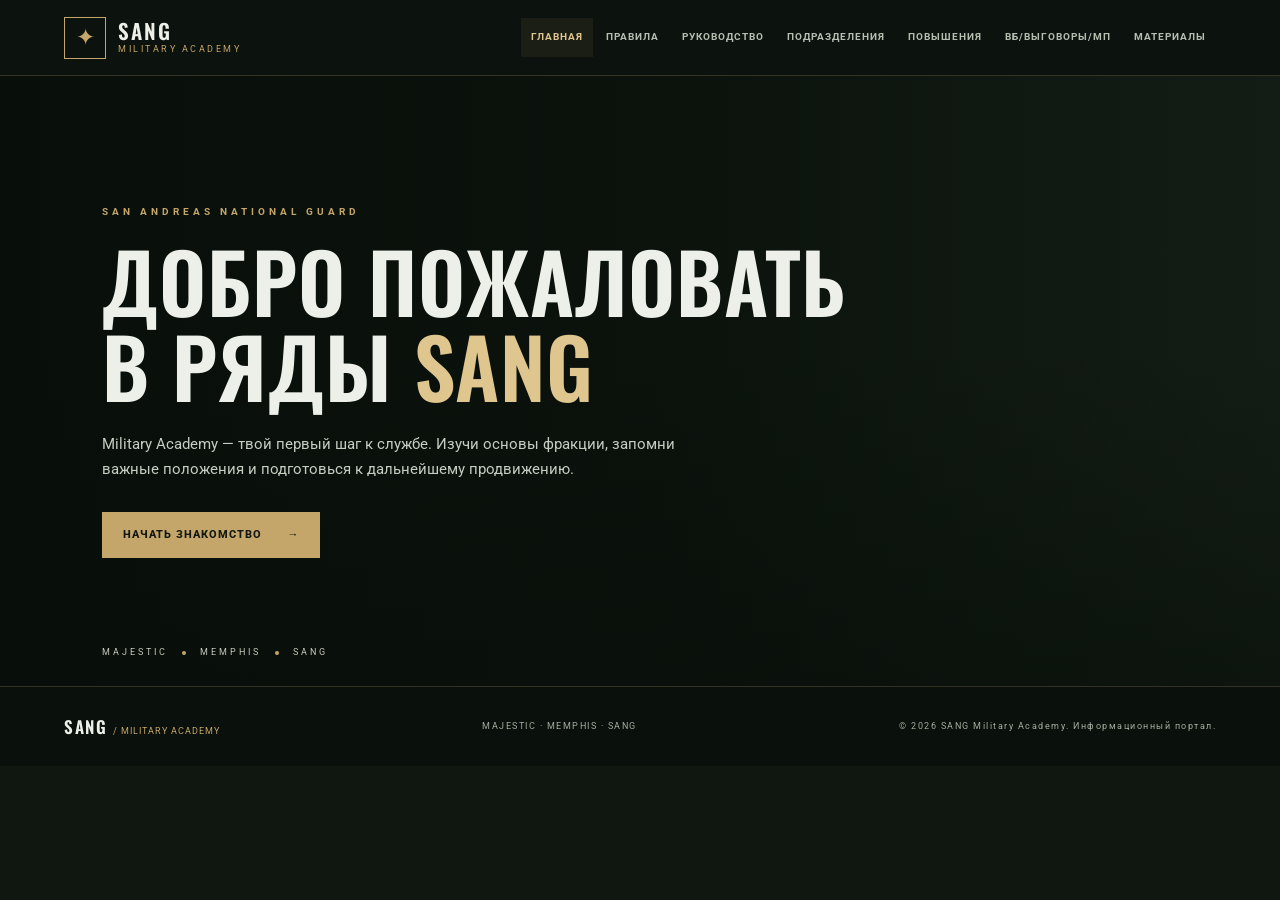
<file: index.html>
<!DOCTYPE html>
<html lang="ru">
<head>
  <meta charset="UTF-8">
  <meta name="viewport" content="width=device-width, initial-scale=1.0">
  <meta name="theme-color" content="#111810">
  <meta name="description" content="Информационный портал Military Academy — San Andreas National Guard.">
  <title>Главная | SANG Military Academy</title>
  <link rel="preconnect" href="https://fonts.googleapis.com">
  <link rel="preconnect" href="https://fonts.gstatic.com" crossorigin>
  <link href="https://fonts.googleapis.com/css2?family=Oswald:wght@400;500;600;700&family=Roboto:wght@300;400;500;700&display=swap" rel="stylesheet">
  <link rel="stylesheet" href="style.css">
</head>
<body>
  <header class="site-header">
    <a class="brand" href="index.html" aria-label="SANG Military Academy — главная">
      <span class="brand-mark">✦</span>
      <span class="brand-copy"><strong>SANG</strong><small>MILITARY ACADEMY</small></span>
    </a>
    <button class="menu-toggle" id="menuToggle" aria-label="Открыть меню" aria-expanded="false">☰</button>
    <nav class="main-nav" id="mainNav" aria-label="Главная навигация">
      <a class="nav-link active" href="index.html" aria-current="page">Главная</a>
<a class="nav-link" href="academy.html">Правила</a>
<a class="nav-link" href="leadership.html">Руководство</a>
<a class="nav-link" href="rules.html">Подразделения</a>
<a class="nav-link" href="promotions.html">Повышения</a>
<a class="nav-link" href="exams.html">ВБ/Выговоры/МП</a>
<a class="nav-link" href="materials.html">Материалы</a>
    </nav>
  </header>
  <main>
    <section class="hero page-section" id="home">
      <div class="hero-overlay"></div>
      <div class="hero-content">
        <p class="eyebrow">SAN ANDREAS NATIONAL GUARD</p>
        <h1>ДОБРО ПОЖАЛОВАТЬ<br>В РЯДЫ <span>SANG</span></h1>
        <p class="hero-description">Military Academy — твой первый шаг к службе. Изучи основы фракции, запомни важные положения и подготовься к дальнейшему продвижению.</p>
        <a class="button button-gold" href="academy.html">Начать знакомство <span>→</span></a>
      </div>
      <div class="hero-bottom"><span>MAJESTIC</span><i></i><span>MEMPHIS</span><i></i><span>SANG</span></div>
    </section>
  </main>
  <footer class="site-footer">
    <a class="footer-brand" href="index.html">SANG <span>/ MILITARY ACADEMY</span></a>
    <p>MAJESTIC · MEMPHIS · SANG</p>
    <p class="copyright">© <span id="year"></span> SANG Military Academy. Информационный портал.</p>
  </footer>
  <button class="to-top" id="toTop" aria-label="Наверх">↑</button>
  <script src="script.js"></script>
</body>
</html>
</file>
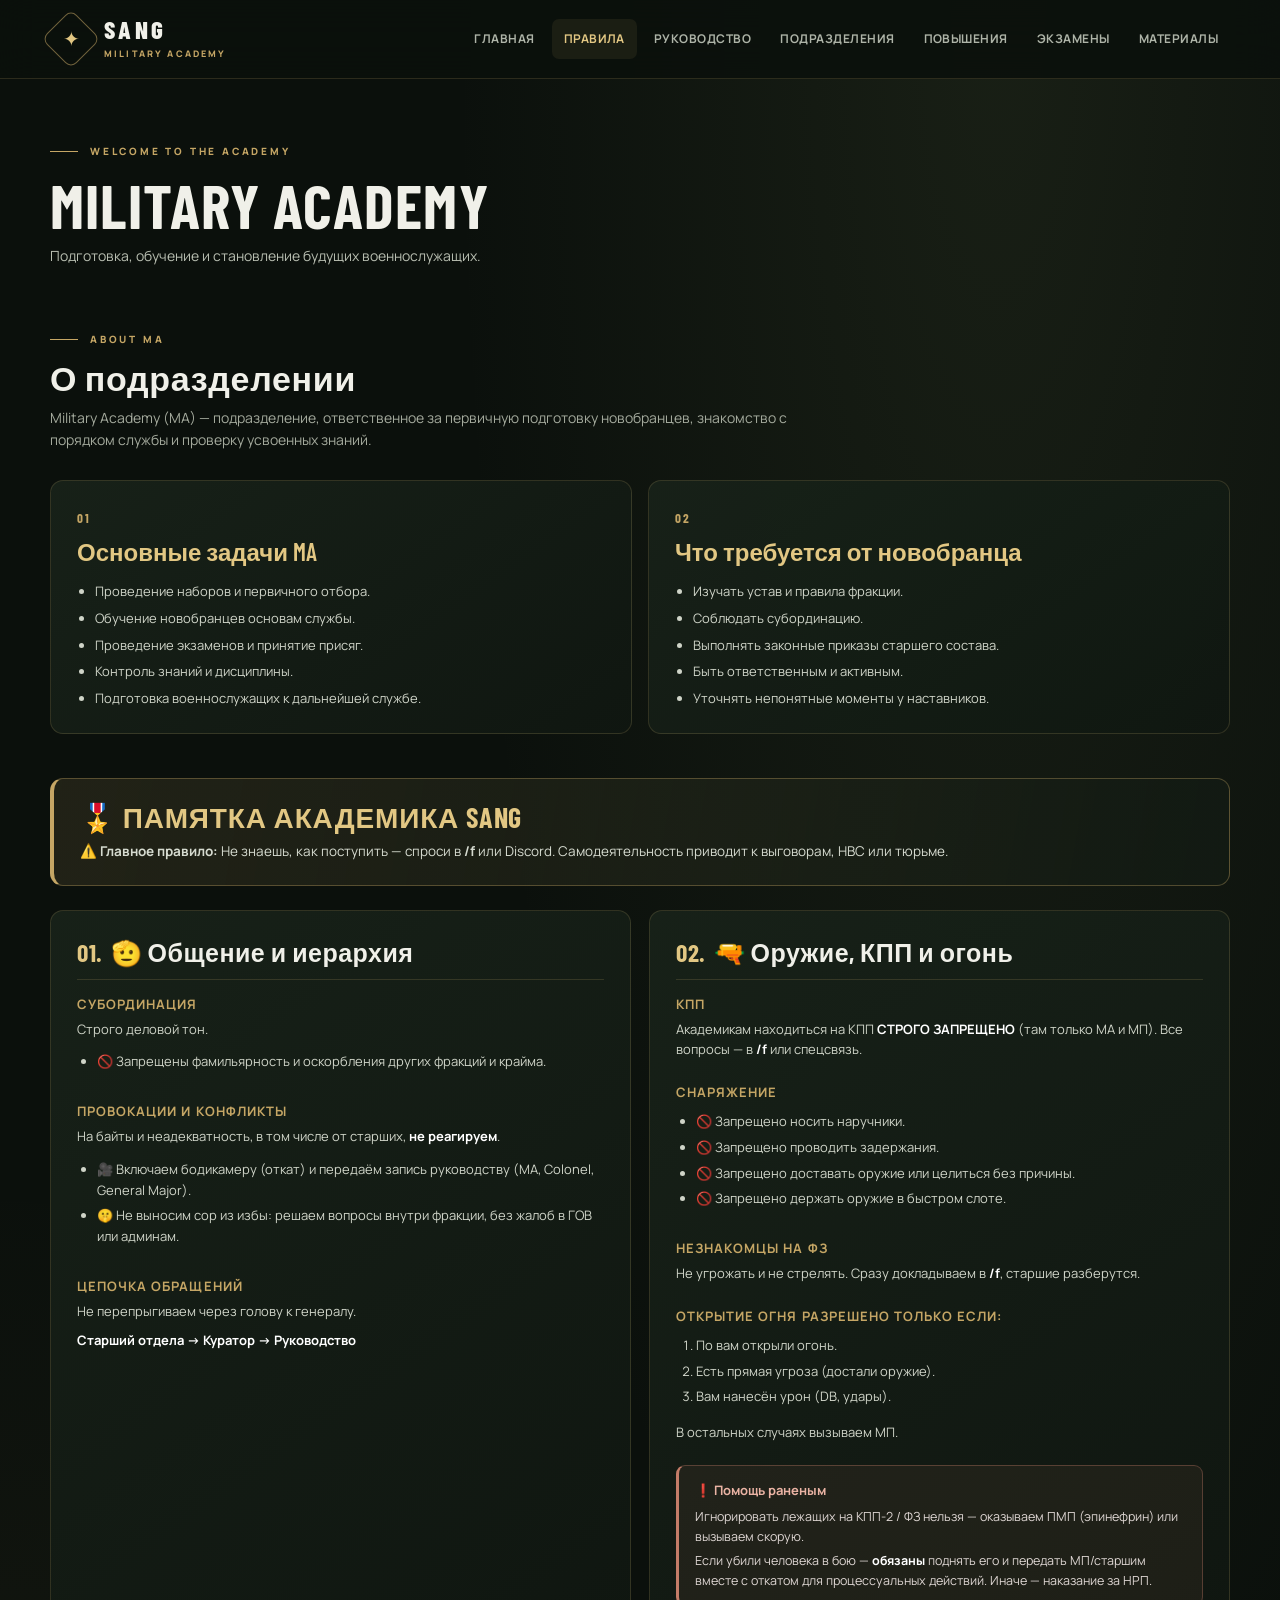
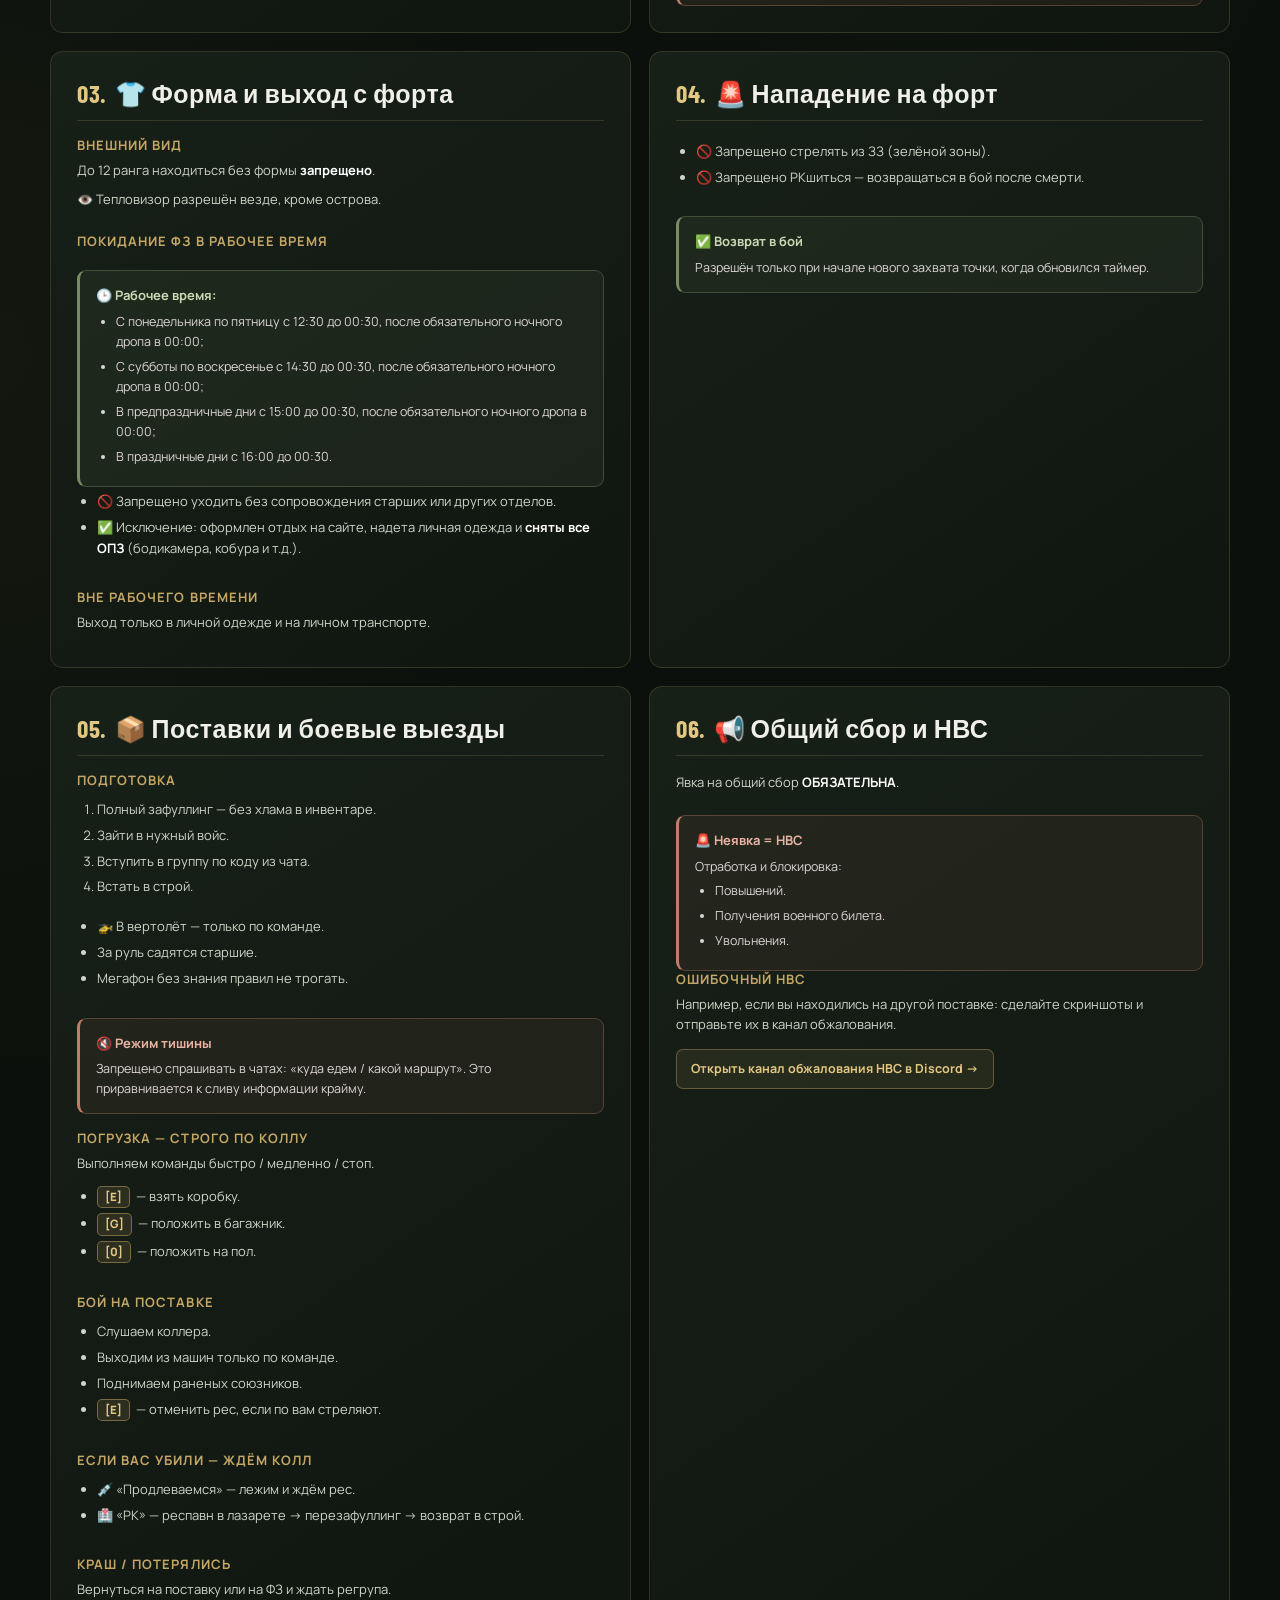
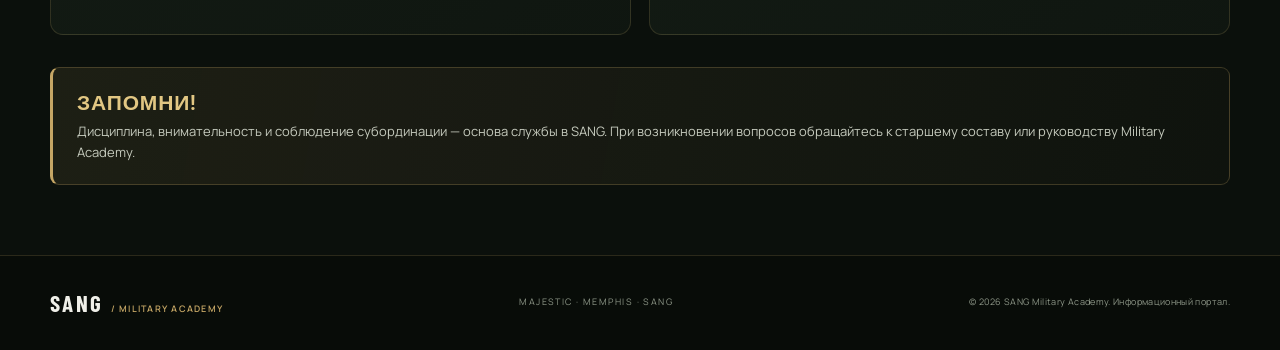
<file: academy.html>
<!DOCTYPE html>
<html lang="ru">
<head>
  <meta charset="UTF-8">
  <meta name="viewport" content="width=device-width, initial-scale=1.0">
  <meta name="theme-color" content="#101610">
  <meta name="description" content="Памятка академика Military Academy — San Andreas National Guard.">
  <title>Памятка SANG — Military Academy</title>
  <link rel="preconnect" href="https://fonts.googleapis.com">
  <link rel="preconnect" href="https://fonts.gstatic.com" crossorigin>
  <link href="https://fonts.googleapis.com/css2?family=Barlow+Condensed:wght@500;600;700;800&family=Manrope:wght@400;500;600;700;800&display=swap" rel="stylesheet">
  <style>
    :root {
      --bg: #0b100c;
      --panel: #121a13;
      --panel-2: #172017;
      --line: rgba(190, 164, 102, .19);
      --gold: #c5a665;
      --gold-bright: #e2c783;
      --text: #f0f0e9;
      --muted: #a4aa9d;
      --green: #788b62;
      --red: #c47c68;
      --radius: 13px;
      --max: 1180px;
    }

    * {
      box-sizing: border-box;
    }

    html {
      scroll-behavior: smooth;
    }

    body {
      margin: 0;
      color: var(--text);
      background:
        radial-gradient(ellipse at 78% 0%, rgba(117, 133, 83, .13), transparent 34rem),
        radial-gradient(ellipse at 0% 55%, rgba(181, 147, 79, .055), transparent 32rem),
        var(--bg);
      font-family: "Manrope", sans-serif;
      line-height: 1.6;
    }

    a {
      color: inherit;
      text-decoration: none;
    }

    button {
      font: inherit;
    }

    /* HEADER */
    .site-header {
      position: sticky;
      top: 0;
      z-index: 20;
      background: rgba(11, 16, 12, .88);
      border-bottom: 1px solid var(--line);
      backdrop-filter: blur(18px);
    }

    .header-inner {
      width: min(var(--max), calc(100% - 44px));
      min-height: 78px;
      margin: auto;
      display: flex;
      align-items: center;
      justify-content: space-between;
      gap: 30px;
    }

    .brand {
      display: flex;
      align-items: center;
      gap: 12px;
      flex-shrink: 0;
    }

    .brand-mark {
      width: 42px;
      height: 42px;
      display: grid;
      place-items: center;
      border: 1px solid rgba(197, 166, 101, .55);
      color: var(--gold-bright);
      font-size: 20px;
      transform: rotate(45deg);
      border-radius: 8px;
    }

    .brand-mark span {
      transform: rotate(-45deg);
    }

    .brand-copy strong {
      display: block;
      font: 800 25px/1 "Barlow Condensed", sans-serif;
      letter-spacing: .13em;
    }

    .brand-copy small {
      display: block;
      margin-top: 5px;
      color: var(--gold);
      font-size: 9px;
      font-weight: 800;
      letter-spacing: .24em;
    }

    .main-nav {
      display: flex;
      align-items: center;
      gap: 5px;
    }

    .nav-link {
      color: #aeb4a8;
      font-size: 12px;
      font-weight: 700;
      padding: 10px 12px;
      border-radius: 7px;
      text-transform: uppercase;
      letter-spacing: .04em;
      transition: .2s ease;
    }

    .nav-link:hover,
    .nav-link.active {
      color: var(--gold-bright);
      background: rgba(197, 166, 101, .09);
    }

    .menu-toggle {
      display: none;
      border: 1px solid var(--line);
      background: var(--panel);
      color: var(--gold-bright);
      border-radius: 8px;
      padding: 8px 12px;
      cursor: pointer;
    }

    /* PAGE & BANNERS */
    .page-section {
      padding-bottom: 60px;
    }

    .page-banner {
      width: 100%;
      background: transparent !important;
      border: none !important;
      padding: 64px 0 20px;
    }

    .page-banner-inner {
      width: min(var(--max), calc(100% - 44px));
      margin: 0 auto;
    }

    .page-banner-inner {
      width: min(var(--max), calc(100% - 44px));
      margin: 0 auto;
    }

    .eyebrow {
      display: flex;
      align-items: center;
      gap: 12px;
      margin: 0;
      color: var(--gold);
      font-size: 10px;
      font-weight: 800;
      letter-spacing: .28em;
      text-transform: uppercase;
    }

    .eyebrow:before {
      content: "";
      width: 28px;
      height: 1px;
      background: var(--gold);
    }

    .page-banner h2 {
      margin: 14px 0 10px;
      font: 700 clamp(40px, 5.5vw, 62px)/1 "Barlow Condensed", sans-serif;
      letter-spacing: .02em;
      text-transform: uppercase;
      color: var(--text);
    }

    .page-banner p:last-child {
      margin: 0;
      color: #b8beb1;
      font-size: 14px;
      max-width: 680px;
    }

    .section-wrap {
      width: min(var(--max), calc(100% - 44px));
      margin: 44px auto 0;
    }

    .section-heading.left {
      display: block;
      margin-bottom: 28px;
    }

    .section-heading.left h2 {
      margin: 12px 0 10px;
      font: 700 34px/1.1 "Barlow Condensed", sans-serif;
      letter-spacing: .02em;
    }

    .section-heading.left p:last-child {
      margin: 0;
      color: var(--muted);
      font-size: 14px;
      max-width: 760px;
    }

    /* INFO CARDS (ABOUT MA) */
    .info-grid {
      display: grid;
      grid-template-columns: repeat(2, minmax(0, 1fr));
      gap: 16px;
      margin-bottom: 44px;
    }

    .info-card {
      position: relative;
      padding: 24px 26px;
      border: 1px solid var(--line);
      border-radius: var(--radius);
      background: linear-gradient(145deg, rgba(24, 34, 25, .96), rgba(16, 23, 17, .96));
    }

    .info-card .number {
      display: inline-block;
      color: var(--gold);
      font: 700 13px "Barlow Condensed", sans-serif;
      letter-spacing: .18em;
    }

    .info-card h3 {
      margin: 8px 0 14px;
      font: 600 24px/1.2 "Barlow Condensed", sans-serif;
      color: var(--gold-bright);
    }

    .info-card ul {
      margin: 0;
      padding-left: 18px;
      color: #cfd4c8;
      font-size: 13px;
    }

    .info-card li + li {
      margin-top: 6px;
    }

    /* GUIDE INTRO */
    .guide-intro {
      margin: 0 0 24px;
      padding: 22px 26px;
      border: 1px solid rgba(197, 166, 101, .35);
      border-left: 4px solid var(--gold);
      border-radius: var(--radius);
      background: linear-gradient(100deg, rgba(197, 166, 101, .12), rgba(18, 26, 19, .95));
    }

    .guide-intro h3 {
      margin: 0 0 8px;
      font: 700 28px/1.15 "Barlow Condensed", sans-serif;
      letter-spacing: .03em;
      color: var(--gold-bright);
    }

    .guide-intro p {
      margin: 0;
      color: #d6dbd0;
      font-size: 13.5px;
    }

    /* ACADEMY GUIDE CARDS */
    .academy-guide {
      display: grid;
      grid-template-columns: repeat(2, minmax(0, 1fr));
      gap: 18px;
    }

    .guide-card {
      position: relative;
      display: flex;
      flex-direction: column;
      padding: 26px;
      border: 1px solid var(--line);
      border-radius: var(--radius);
      background: linear-gradient(145deg, rgba(24, 34, 25, .96), rgba(16, 23, 17, .96));
      transition: transform .22s ease, border-color .22s ease;
    }

    .guide-card:hover {
      transform: translateY(-2px);
      border-color: rgba(197, 166, 101, .45);
    }

    .guide-card h3 {
      margin: 0 0 16px;
      padding-bottom: 12px;
      border-bottom: 1px solid var(--line);
      font: 700 25px/1.2 "Barlow Condensed", sans-serif;
      letter-spacing: .02em;
      color: var(--text);
      display: flex;
      align-items: center;
      gap: 8px;
    }

    .guide-number {
      color: var(--gold-bright);
    }

    .guide-card h4 {
      margin: 16px 0 6px;
      font: 700 13px/1.3 "Manrope", sans-serif;
      text-transform: uppercase;
      letter-spacing: .08em;
      color: var(--gold);
    }

    .guide-card h4:first-of-type {
      margin-top: 0;
    }

    .guide-card p {
      margin: 0 0 8px;
      color: #cfd4c8;
      font-size: 13px;
    }

    .guide-card ul,
    .guide-card ol {
      margin: 4px 0 10px;
      padding-left: 20px;
      color: #cfd4c8;
      font-size: 13px;
    }

    .guide-card li {
      margin-bottom: 5px;
    }

    .guide-card strong {
      color: #ffffff;
    }

    /* CALLOUT BOXES INSIDE CARDS */
    .guide-warning {
      margin-top: 14px;
      padding: 14px 16px;
      border-radius: 9px;
      border: 1px solid rgba(196, 124, 104, .35);
      border-left: 3px solid var(--red);
      background: rgba(196, 124, 104, .08);
    }

    .guide-warning > strong {
      display: block;
      margin-bottom: 6px;
      color: #eab3a4;
      font-size: 13px;
    }

    .guide-warning p,
    .guide-warning ul {
      margin: 4px 0 0;
      font-size: 12.5px;
      color: #ded6d3;
    }

    .guide-success {
      border-color: rgba(120, 139, 98, .4);
      border-left-color: var(--green);
      background: rgba(120, 139, 98, .1);
    }

    .guide-success > strong {
      color: #c7d9b2;
    }

    .working-hours-list {
      padding-left: 18px;
      margin-top: 6px !important;
    }

    /* KEYCAPS & LINKS */
    .guide-key {
      display: inline-block;
      padding: 1px 7px;
      margin-right: 3px;
      border: 1px solid rgba(197, 166, 101, .5);
      border-radius: 5px;
      background: rgba(197, 166, 101, .14);
      color: var(--gold-bright);
      font-weight: 800;
      font-size: 11.5px;
    }

    .guide-link {
      display: inline-flex;
      align-items: center;
      gap: 6px;
      margin-top: 6px;
      padding: 9px 14px;
      border: 1px solid rgba(197, 166, 101, .4);
      border-radius: 7px;
      background: rgba(197, 166, 101, .1);
      color: var(--gold-bright);
      font-size: 12.5px;
      font-weight: 700;
      transition: .2s ease;
    }

    .guide-link:hover {
      background: rgba(197, 166, 101, .2);
      border-color: var(--gold-bright);
      transform: translateX(2px);
    }

    /* NOTICE */
    .notice {
      display: flex;
      flex-direction: column;
      gap: 6px;
      margin: 32px 0 10px;
      padding: 21px 24px;
      border: 1px solid rgba(197, 166, 101, .25);
      border-left: 3px solid var(--gold);
      border-radius: 9px;
      background: linear-gradient(100deg, rgba(197, 166, 101, .10), rgba(197, 166, 101, .025));
    }

    .notice strong {
      display: block;
      color: var(--gold-bright);
      font: 700 21px "Barlow Condensed", sans-serif;
      text-transform: uppercase;
      letter-spacing: .04em;
    }

    .notice p {
      margin: 0;
      color: #c5cabd;
      font-size: 13px;
    }

    /* FOOTER */
    .site-footer {
      border-top: 1px solid var(--line);
      background: rgba(5, 9, 6, .48);
    }

    .footer-inner {
      width: min(var(--max), calc(100% - 44px));
      min-height: 94px;
      margin: auto;
      display: flex;
      align-items: center;
      justify-content: space-between;
      gap: 20px;
    }

    .footer-brand {
      font: 700 23px "Barlow Condensed", sans-serif;
      letter-spacing: .1em;
    }

    .footer-brand span {
      color: var(--gold);
      font: 600 9px "Manrope", sans-serif;
      letter-spacing: .14em;
    }

    .footer-inner p {
      margin: 0;
      color: #8e9788;
      font-size: 9px;
      letter-spacing: .16em;
    }

    .copyright {
      text-align: right;
      letter-spacing: .04em !important;
    }

    /* BACK TO TOP */
    .to-top {
      position: fixed;
      right: 24px;
      bottom: 24px;
      width: 42px;
      height: 42px;
      display: grid;
      place-items: center;
      border: 1px solid rgba(197, 166, 101, .45);
      border-radius: 8px;
      color: var(--gold-bright);
      background: #182019;
      cursor: pointer;
      opacity: 0;
      pointer-events: none;
      transform: translateY(8px);
      transition: .2s;
    }

    .to-top.visible {
      opacity: 1;
      pointer-events: auto;
      transform: none;
    }

    /* RESPONSIVE */
    @media (max-width: 980px) {
      .main-nav {
        gap: 0;
      }
      .nav-link {
        padding: 9px 8px;
        font-size: 11px;
      }
      .header-inner {
        gap: 15px;
      }
    }

    @media (max-width: 860px) {
      .info-grid,
      .academy-guide {
        grid-template-columns: 1fr;
      }
    }

    @media (max-width: 780px) {
      .header-inner {
        min-height: 70px;
      }
      .menu-toggle {
        display: block;
      }
      .main-nav {
        display: none;
        position: absolute;
        top: 69px;
        left: 0;
        right: 0;
        padding: 12px 22px 18px;
        flex-direction: column;
        align-items: stretch;
        background: rgba(11, 16, 12, .98);
        border-bottom: 1px solid var(--line);
      }
      .main-nav.open {
        display: flex;
      }
      .nav-link {
        padding: 12px;
        font-size: 12px;
      }
      .footer-inner {
        padding: 22px 0;
        flex-wrap: wrap;
      }
      .copyright {
        text-align: left;
        width: 100%;
      }
    }

    @media (max-width: 560px) {
      .page-banner-inner,
      .section-wrap,
      .header-inner,
      .footer-inner {
        width: min(100% - 30px, var(--max));
      }
      .guide-card,
      .info-card {
        padding: 20px;
      }
      .footer-inner p {
        width: 100%;
      }
    }
  </style>
</head>
<body>
  <header class="site-header">
    <div class="header-inner">
      <a class="brand" href="index.html" aria-label="SANG Military Academy — главная">
        <span class="brand-mark"><span>✦</span></span>
        <span class="brand-copy"><strong>SANG</strong><small>MILITARY ACADEMY</small></span>
      </a>
      <button class="menu-toggle" id="menuToggle" aria-label="Открыть меню" aria-expanded="false">☰</button>
      <nav class="main-nav" id="mainNav">
        <a class="nav-link" href="index.html">Главная</a>
        <a class="nav-link active" href="academy.html">Правила</a>
        <a class="nav-link" href="leadership.html">Руководство</a>
        <a class="nav-link" href="rules.html">Подразделения</a>
        <a class="nav-link" href="promotions.html">Повышения</a>
        <a class="nav-link" href="exams.html">Экзамены</a>
        <a class="nav-link" href="materials.html">Материалы</a>
      </nav>
    </div>
  </header>

  <main>
    <section class="content-section page-section" id="academy">
      <div class="page-banner">
        <div class="page-banner-inner">
          <p class="eyebrow">WELCOME TO THE ACADEMY</p>
          <h2>Military Academy</h2>
          <p>Подготовка, обучение и становление будущих военнослужащих.</p>
        </div>
      </div>

      <div class="section-wrap narrow">
        <div class="section-heading left">
          <p class="eyebrow">ABOUT MA</p>
          <h2>О подразделении</h2>
          <p>
            Military Academy (MA) — подразделение, ответственное за первичную
            подготовку новобранцев, знакомство с порядком службы и проверку
            усвоенных знаний.
          </p>
        </div>

        <div class="info-grid">
          <article class="info-card">
            <span class="number">01</span>
            <h3>Основные задачи MA</h3>
            <ul>
              <li>Проведение наборов и первичного отбора.</li>
              <li>Обучение новобранцев основам службы.</li>
              <li>Проведение экзаменов и принятие присяг.</li>
              <li>Контроль знаний и дисциплины.</li>
              <li>Подготовка военнослужащих к дальнейшей службе.</li>
            </ul>
          </article>

          <article class="info-card">
            <span class="number">02</span>
            <h3>Что требуется от новобранца</h3>
            <ul>
              <li>Изучать устав и правила фракции.</li>
              <li>Соблюдать субординацию.</li>
              <li>Выполнять законные приказы старшего состава.</li>
              <li>Быть ответственным и активным.</li>
              <li>Уточнять непонятные моменты у наставников.</li>
            </ul>
          </article>
        </div>

        <div class="guide-intro">
          <h3>🎖️ ПАМЯТКА АКАДЕМИКА SANG</h3>
          <p>
            <strong>⚠️ Главное правило:</strong>
            Не знаешь, как поступить — спроси в <strong>/f</strong> или Discord.
            Самодеятельность приводит к выговорам, НВС или тюрьме.
          </p>
        </div>

        <div class="academy-guide">
          <!-- 1 -->
          <article class="guide-card">
            <h3><span class="guide-number">01.</span> 🫡 Общение и иерархия</h3>

            <h4>Субординация</h4>
            <p>Строго деловой тон.</p>
            <ul>
              <li>🚫 Запрещены фамильярность и оскорбления других фракций и крайма.</li>
            </ul>

            <h4>Провокации и конфликты</h4>
            <p>На байты и неадекватность, в том числе от старших, <strong>не реагируем</strong>.</p>
            <ul>
              <li>🎥 Включаем бодикамеру (откат) и передаём запись руководству (МА, Colonel, General Major).</li>
              <li>🤫 Не выносим сор из избы: решаем вопросы внутри фракции, без жалоб в ГОВ или админам.</li>
            </ul>

            <h4>Цепочка обращений</h4>
            <p>Не перепрыгиваем через голову к генералу.</p>
            <p><strong>Старший отдела → Куратор → Руководство</strong></p>
          </article>

          <!-- 2 -->
          <article class="guide-card">
            <h3><span class="guide-number">02.</span> 🔫 Оружие, КПП и огонь</h3>

            <h4>КПП</h4>
            <p>
              Академикам находиться на КПП <strong>СТРОГО ЗАПРЕЩЕНО</strong>
              (там только МА и МП). Все вопросы — в <strong>/f</strong> или спецсвязь.
            </p>

            <h4>Снаряжение</h4>
            <ul>
              <li>🚫 Запрещено носить наручники.</li>
              <li>🚫 Запрещено проводить задержания.</li>
              <li>🚫 Запрещено доставать оружие или целиться без причины.</li>
              <li>🚫 Запрещено держать оружие в быстром слоте.</li>
            </ul>

            <h4>Незнакомцы на ФЗ</h4>
            <p>
              Не угрожать и не стрелять. Сразу докладываем в <strong>/f</strong>,
              старшие разберутся.
            </p>

            <h4>Открытие огня разрешено ТОЛЬКО если:</h4>
            <ol>
              <li>По вам открыли огонь.</li>
              <li>Есть прямая угроза (достали оружие).</li>
              <li>Вам нанесён урон (DB, удары).</li>
            </ol>
            <p>В остальных случаях вызываем МП.</p>

            <div class="guide-warning">
              <strong>❗ Помощь раненым</strong>
              <p>
                Игнорировать лежащих на КПП-2 / ФЗ нельзя — оказываем ПМП
                (эпинефрин) или вызываем скорую.
              </p>
              <p>
                Если убили человека в бою — <strong>обязаны</strong> поднять его
                и передать МП/старшим вместе с откатом для процессуальных действий.
                Иначе — наказание за НРП.
              </p>
            </div>
          </article>

          <!-- 3 -->
          <article class="guide-card">
            <h3><span class="guide-number">03.</span> 👕 Форма и выход с форта</h3>

            <h4>Внешний вид</h4>
            <p>До 12 ранга находиться без формы <strong>запрещено</strong>.</p>
            <p>👁️ Тепловизор разрешён везде, кроме острова.</p>

            <h4>Покидание ФЗ в рабочее время</h4>
            <div class="guide-warning guide-success">
              <strong>🕒 Рабочее время:</strong>
              <ul class="working-hours-list">
                <li>С понедельника по пятницу с 12:30 до 00:30, после обязательного ночного дропа в 00:00;</li>
                <li>С субботы по воскресенье с 14:30 до 00:30, после обязательного ночного дропа в 00:00;</li>
                <li>В предпраздничные дни с 15:00 до 00:30, после обязательного ночного дропа в 00:00;</li>
                <li>В праздничные дни с 16:00 до 00:30.</li>
              </ul>
            </div>

            <ul>
              <li>🚫 Запрещено уходить без сопровождения старших или других отделов.</li>
              <li>✅ Исключение: оформлен отдых на сайте, надета личная одежда и <strong>сняты все ОПЗ</strong> (бодикамера, кобура и т.д.).</li>
            </ul>

            <h4>Вне рабочего времени</h4>
            <p>Выход только в личной одежде и на личном транспорте.</p>
          </article>

          <!-- 4 -->
          <article class="guide-card">
            <h3><span class="guide-number">04.</span> 🚨 Нападение на форт</h3>

            <ul>
              <li>🚫 Запрещено стрелять из ЗЗ (зелёной зоны).</li>
              <li>🚫 Запрещено РКшиться — возвращаться в бой после смерти.</li>
            </ul>

            <div class="guide-warning guide-success">
              <strong>✅ Возврат в бой</strong>
              <p>
                Разрешён только при начале нового захвата точки,
                когда обновился таймер.
              </p>
            </div>
          </article>

          <!-- 5 -->
          <article class="guide-card">
            <h3><span class="guide-number">05.</span> 📦 Поставки и боевые выезды</h3>

            <h4>Подготовка</h4>
            <ol>
              <li>Полный зафуллинг — без хлама в инвентаре.</li>
              <li>Зайти в нужный войс.</li>
              <li>Вступить в группу по коду из чата.</li>
              <li>Встать в строй.</li>
            </ol>

            <ul>
              <li>🚁 В вертолёт — только по команде.</li>
              <li>За руль садятся старшие.</li>
              <li>Мегафон без знания правил не трогать.</li>
            </ul>

            <div class="guide-warning">
              <strong>🔇 Режим тишины</strong>
              <p>
                Запрещено спрашивать в чатах: «куда едем / какой маршрут».
                Это приравнивается к сливу информации крайму.
              </p>
            </div>

            <h4>Погрузка — строго по коллу</h4>
            <p>Выполняем команды быстро / медленно / стоп.</p>
            <ul>
              <li><span class="guide-key">[E]</span> — взять коробку.</li>
              <li><span class="guide-key">[G]</span> — положить в багажник.</li>
              <li><span class="guide-key">[0]</span> — положить на пол.</li>
            </ul>

            <h4>Бой на поставке</h4>
            <ul>
              <li>Слушаем коллера.</li>
              <li>Выходим из машин только по команде.</li>
              <li>Поднимаем раненых союзников.</li>
              <li><span class="guide-key">[E]</span> — отменить рес, если по вам стреляют.</li>
            </ul>

            <h4>Если вас убили — ждём колл</h4>
            <ul>
              <li>💉 «Продлеваемся» — лежим и ждём рес.</li>
              <li>🏥 «РК» — респавн в лазарете → перезафуллинг → возврат в строй.</li>
            </ul>

            <h4>Краш / потерялись</h4>
            <p>Вернуться на поставку или на ФЗ и ждать регрупа.</p>
          </article>

          <!-- 6 -->
          <article class="guide-card">
            <h3><span class="guide-number">06.</span> 📢 Общий сбор и НВС</h3>

            <p>Явка на общий сбор <strong>ОБЯЗАТЕЛЬНА</strong>.</p>

            <div class="guide-warning">
              <strong>🚨 Неявка = НВС</strong>
              <p>Отработка и блокировка:</p>
              <ul>
                <li>Повышений.</li>
                <li>Получения военного билета.</li>
                <li>Увольнения.</li>
              </ul>
            </div>

            <h4>Ошибочный НВС</h4>
            <p>
              Например, если вы находились на другой поставке:
              сделайте скриншоты и отправьте их в канал обжалования.
            </p>

            <p>
              <a
                class="guide-link"
                href="https://discord.com/channels/1514608098621526096/1514608102056529949"
                target="_blank"
                rel="noopener noreferrer"
              >
                Открыть канал обжалования НВС в Discord →
              </a>
            </p>
          </article>
        </div>

        <div class="notice">
          <strong>Запомни!</strong>
          <p>
            Дисциплина, внимательность и соблюдение субординации —
            основа службы в SANG. При возникновении вопросов обращайтесь
            к старшему составу или руководству Military Academy.
          </p>
        </div>
      </div>
    </section>
  </main>

  <footer class="site-footer">
    <div class="footer-inner">
      <a class="footer-brand" href="index.html">SANG <span>/ MILITARY ACADEMY</span></a>
      <p>MAJESTIC · MEMPHIS · SANG</p>
      <p class="copyright">© <span id="year"></span> SANG Military Academy. Информационный портал.</p>
    </div>
  </footer>

  <button class="to-top" id="toTop" aria-label="Наверх">↑</button>

  <script>
    const currentPage = window.location.pathname.split("/").pop() || "academy.html";
    document.querySelectorAll(".nav-link").forEach(link => {
      if (link.getAttribute("href") === currentPage) {
        link.classList.add("active");
      } else {
        link.classList.remove("active");
      }
    });

    const menuToggle = document.getElementById("menuToggle");
    const mainNav = document.getElementById("mainNav");
    if (menuToggle && mainNav) {
      menuToggle.addEventListener("click", () => {
        const isOpen = mainNav.classList.toggle("open");
        menuToggle.setAttribute("aria-expanded", isOpen);
      });
    }

    const toTop = document.getElementById("toTop");
    window.addEventListener("scroll", () => {
      if (window.scrollY > 300) {
        toTop.classList.add("visible");
      } else {
        toTop.classList.remove("visible");
      }
    });
    toTop.addEventListener("click", () => {
      window.scrollTo({ top: 0, behavior: "smooth" });
    });

    const yearEl = document.getElementById("year");
    if (yearEl) {
      yearEl.textContent = new Date().getFullYear();
    }
  </script>
</body>
</html>
</file>
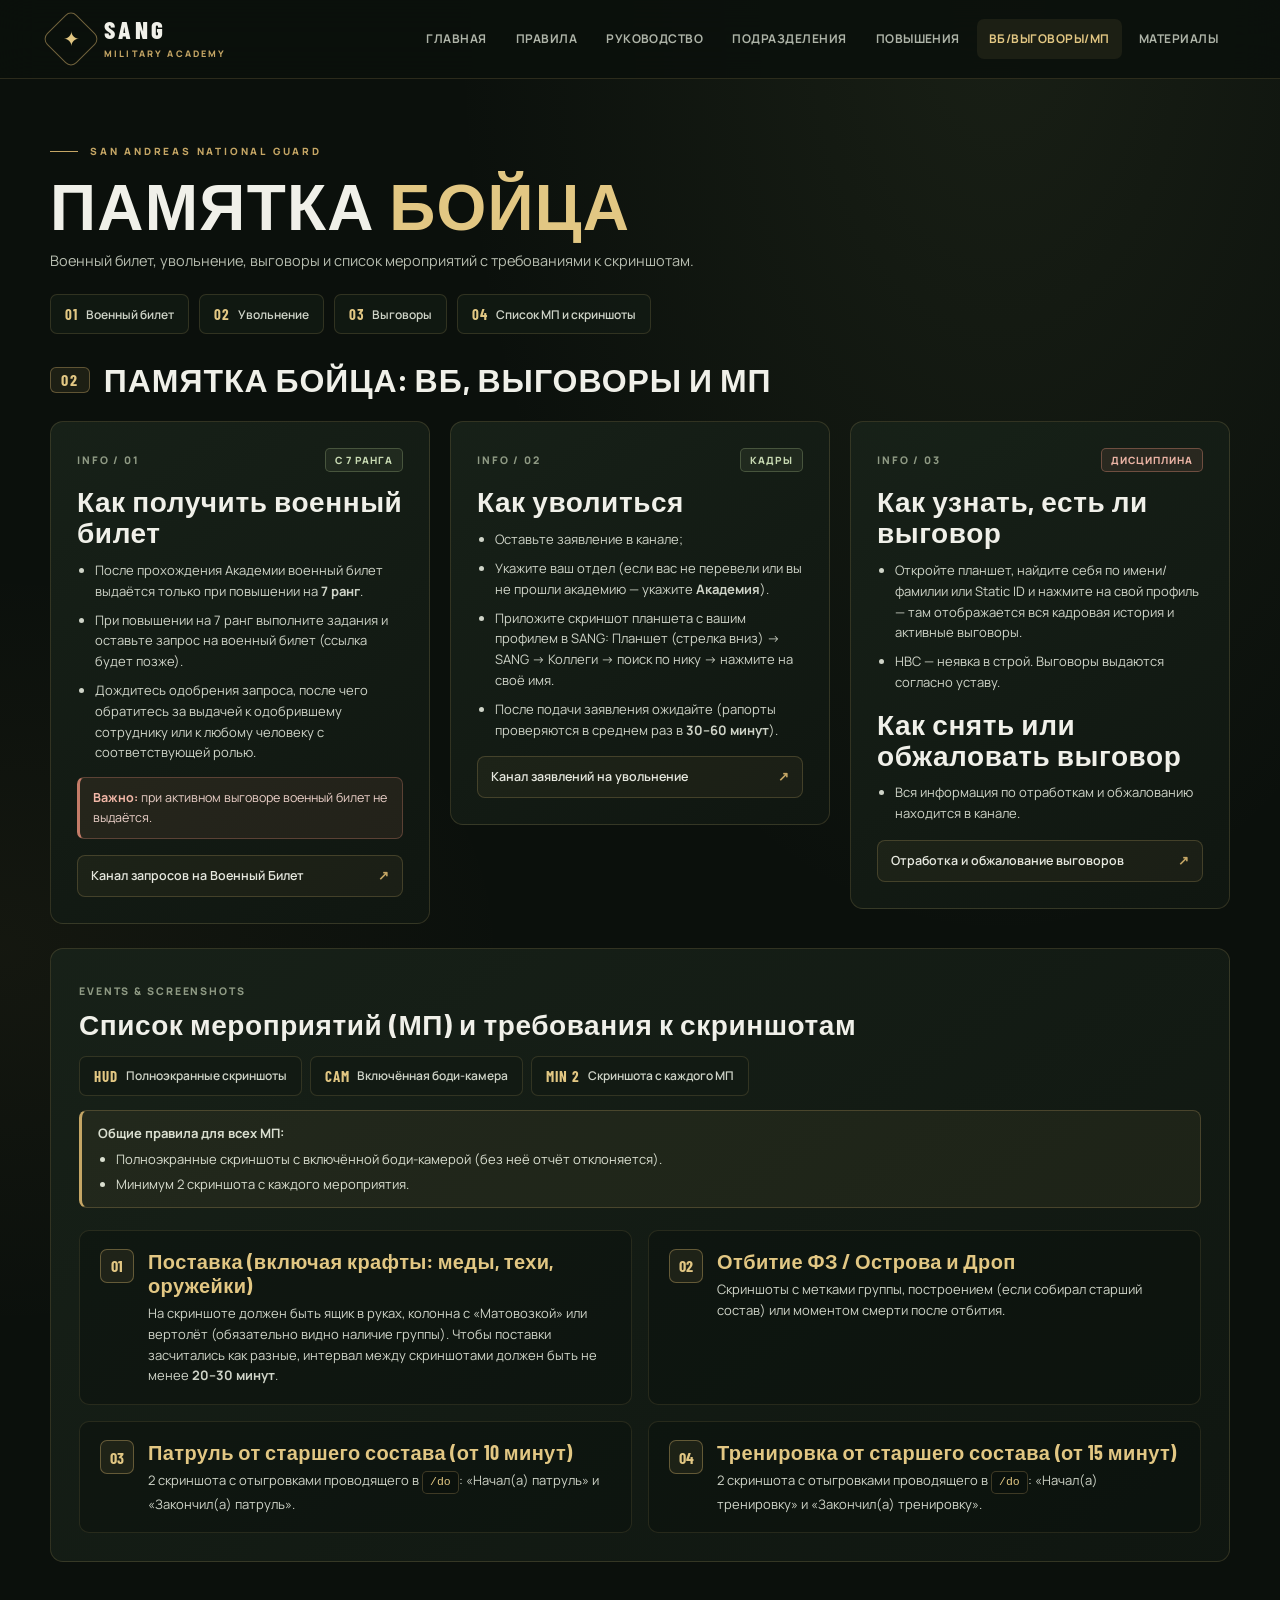
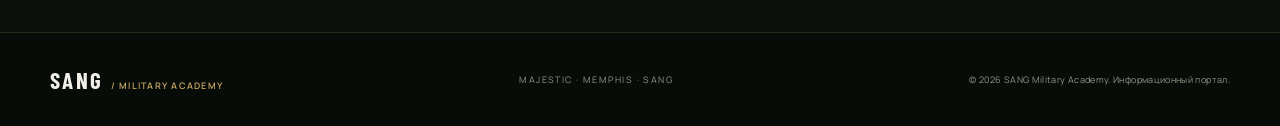
<file: exams.html>
<!DOCTYPE html>
<html lang="ru">
<head>
  <meta charset="UTF-8">
  <meta name="viewport" content="width=device-width, initial-scale=1.0">
  <meta name="theme-color" content="#101610">
  <meta name="description" content="Памятка бойца: военный билет, увольнение, выговоры и мероприятия — SANG Military Academy.">
  <title>Памятка бойца | SANG Military Academy</title>
  <link rel="preconnect" href="https://fonts.googleapis.com">
  <link rel="preconnect" href="https://fonts.gstatic.com" crossorigin>
  <link href="https://fonts.googleapis.com/css2?family=Barlow+Condensed:wght@500;600;700;800&family=Manrope:wght@400;500;600;700;800&display=swap" rel="stylesheet">
  <style>
    :root {
      --bg: #0b100c;
      --panel: #121a13;
      --panel-2: #172017;
      --line: rgba(190, 164, 102, .19);
      --gold: #c5a665;
      --gold-bright: #e2c783;
      --text: #f0f0e9;
      --muted: #a4aa9d;
      --green: #788b62;
      --red: #c47c68;
      --radius: 13px;
      --max: 1180px;
    }

    * {
      box-sizing: border-box;
    }

    html {
      scroll-behavior: smooth;
    }

    body {
      margin: 0;
      color: var(--text);
      background:
        radial-gradient(ellipse at 78% 0%, rgba(117, 133, 83, .13), transparent 34rem),
        radial-gradient(ellipse at 0% 55%, rgba(181, 147, 79, .055), transparent 32rem),
        var(--bg);
      font-family: "Manrope", sans-serif;
      line-height: 1.6;
      min-height: 100vh;
      display: flex;
      flex-direction: column;
    }

    main {
      flex: 1;
    }

    a {
      color: inherit;
      text-decoration: none;
    }

    button {
      font: inherit;
    }

    /* HEADER */
    .site-header {
      position: sticky;
      top: 0;
      z-index: 20;
      background: rgba(11, 16, 12, .88);
      border-bottom: 1px solid var(--line);
      backdrop-filter: blur(18px);
    }

    .header-inner {
      width: min(var(--max), calc(100% - 44px));
      min-height: 78px;
      margin: auto;
      display: flex;
      align-items: center;
      justify-content: space-between;
      gap: 30px;
    }

    .brand {
      display: flex;
      align-items: center;
      gap: 12px;
      flex-shrink: 0;
    }

    .brand-mark {
      width: 42px;
      height: 42px;
      display: grid;
      place-items: center;
      border: 1px solid rgba(197, 166, 101, .55);
      color: var(--gold-bright);
      font-size: 20px;
      transform: rotate(45deg);
      border-radius: 8px;
    }

    .brand-mark span {
      transform: rotate(-45deg);
    }

    .brand-copy strong {
      display: block;
      font: 800 25px/1 "Barlow Condensed", sans-serif;
      letter-spacing: .13em;
    }

    .brand-copy small {
      display: block;
      margin-top: 5px;
      color: var(--gold);
      font-size: 9px;
      font-weight: 800;
      letter-spacing: .24em;
    }

    .main-nav {
      display: flex;
      align-items: center;
      gap: 5px;
    }

    .nav-link {
      color: #aeb4a8;
      font-size: 12px;
      font-weight: 700;
      padding: 10px 12px;
      border-radius: 7px;
      text-transform: uppercase;
      letter-spacing: .04em;
      transition: .2s ease;
    }

    .nav-link:hover,
    .nav-link.active {
      color: var(--gold-bright);
      background: rgba(197, 166, 101, .09);
    }

    .menu-toggle {
      display: none;
      border: 1px solid var(--line);
      background: var(--panel);
      color: var(--gold-bright);
      border-radius: 8px;
      padding: 8px 12px;
      cursor: pointer;
    }

    /* CONTAINER & HERO */
    .container {
      width: min(var(--max), calc(100% - 44px));
      margin: 0 auto;
      padding-bottom: 70px;
    }

    .hero {
      padding: 64px 0 28px;
    }

    .eyebrow {
      display: flex;
      align-items: center;
      gap: 12px;
      margin: 0;
      color: var(--gold);
      font-size: 10px;
      font-weight: 800;
      letter-spacing: .28em;
      text-transform: uppercase;
    }

    .eyebrow:before {
      content: "";
      width: 28px;
      height: 1px;
      background: var(--gold);
    }

    .hero h1 {
      margin: 14px 0 12px;
      font: 700 clamp(42px, 5.5vw, 64px)/1 "Barlow Condensed", sans-serif;
      letter-spacing: .02em;
      text-transform: uppercase;
      color: var(--text);
    }

    .hero h1 span {
      color: var(--gold-bright);
    }

    .subtitle {
      margin: 0 0 22px;
      color: #b8beb1;
      font-size: 14.5px;
      max-width: 680px;
    }

    .hero-meta {
      display: flex;
      flex-wrap: wrap;
      gap: 10px;
    }

    .meta-chip {
      display: inline-flex;
      align-items: center;
      gap: 8px;
      padding: 7px 14px;
      border: 1px solid var(--line);
      border-radius: 7px;
      background: rgba(18, 26, 19, .85);
      color: #cfd4c8;
      font-size: 12px;
      font-weight: 600;
      transition: .2s ease;
    }

    a.meta-chip:hover {
      border-color: var(--gold);
      color: var(--gold-bright);
      background: rgba(197, 166, 101, .11);
    }

    .meta-chip b {
      color: var(--gold-bright);
      font-family: "Barlow Condensed", sans-serif;
      font-size: 15px;
      letter-spacing: .06em;
    }

    /* SECTION HEADING */
    .section-block {
      scroll-margin-top: 96px;
    }

    .section-heading {
      display: flex;
      align-items: center;
      gap: 14px;
      margin: 0 0 24px;
      font: 700 32px/1.1 "Barlow Condensed", sans-serif;
      letter-spacing: .03em;
      text-transform: uppercase;
      color: var(--text);
    }

    .section-heading span {
      padding: 3px 10px;
      border: 1px solid rgba(197, 166, 101, .4);
      border-radius: 6px;
      background: rgba(197, 166, 101, .1);
      color: var(--gold-bright);
      font-size: 16px;
      letter-spacing: .12em;
    }

    /* MEMO GRID */
    .memo-grid {
      display: grid;
      grid-template-columns: repeat(3, minmax(0, 1fr));
      gap: 20px;
      align-items: start;
      margin-bottom: 24px;
    }

    .document-card {
      display: flex;
      flex-direction: column;
      padding: 26px;
      border: 1px solid var(--line);
      border-radius: var(--radius);
      background: linear-gradient(145deg, rgba(24, 34, 25, .96), rgba(16, 23, 17, .96));
      transition: transform .22s ease, border-color .22s ease;
    }

    .document-card:hover {
      transform: translateY(-3px);
      border-color: rgba(197, 166, 101, .48);
    }

    .card-top {
      display: flex;
      align-items: center;
      justify-content: space-between;
      gap: 10px;
      margin-bottom: 14px;
    }

    .card-number {
      color: #8f9a84;
      font-size: 10.5px;
      font-weight: 800;
      letter-spacing: .18em;
      text-transform: uppercase;
    }

    .card-tag {
      padding: 3px 9px;
      border: 1px solid rgba(120, 139, 98, .45);
      border-radius: 5px;
      background: rgba(120, 139, 98, .12);
      color: #c7d9b2;
      font-size: 10px;
      font-weight: 800;
      letter-spacing: .1em;
      text-transform: uppercase;
    }

    .card-tag.required {
      border-color: rgba(196, 124, 104, .45);
      background: rgba(196, 124, 104, .12);
      color: #eab3a4;
    }

    .document-card h3 {
      margin: 0 0 12px;
      font: 700 28px/1.1 "Barlow Condensed", sans-serif;
      letter-spacing: .02em;
      color: var(--text);
    }

    .memo-list {
      margin: 0;
      padding-left: 18px;
      color: #cfd4c8;
      font-size: 13px;
    }

    .memo-list li + li {
      margin-top: 8px;
    }

    .code-inline {
      display: inline-block;
      padding: 1px 7px;
      border: 1px solid rgba(197, 166, 101, .28);
      border-radius: 5px;
      background: rgba(11, 16, 12, .7);
      color: var(--gold-bright);
      font-family: ui-monospace, SFMono-Regular, Menlo, Consolas, monospace;
      font-size: 11.5px;
    }

    .mini-alert {
      margin-top: 14px;
      padding: 10px 13px;
      border: 1px solid rgba(196, 124, 104, .35);
      border-left: 3px solid var(--red);
      border-radius: 7px;
      background: rgba(196, 124, 104, .1);
      color: #ebd0c8;
      font-size: 12.5px;
    }

    .mini-alert strong {
      color: #f3b8a8;
    }

    .document-links {
      display: flex;
      flex-direction: column;
      gap: 8px;
    }

    .document-links.spaced {
      margin-top: 16px;
    }

    .document-link {
      display: flex;
      align-items: center;
      justify-content: space-between;
      gap: 10px;
      padding: 10px 13px;
      border: 1px solid rgba(197, 166, 101, .24);
      border-radius: 8px;
      background: rgba(197, 166, 101, .06);
      color: #e6e8df;
      font-size: 12.5px;
      font-weight: 600;
      transition: .2s ease;
    }

    .document-link:hover {
      background: rgba(197, 166, 101, .16);
      border-color: var(--gold);
      color: var(--gold-bright);
      transform: translateX(3px);
    }

    .document-link.disabled {
      opacity: .65;
      cursor: default;
      pointer-events: none;
      border-style: dashed;
    }

    .document-link .arrow {
      color: var(--gold);
      font-weight: 800;
      flex-shrink: 0;
    }

    /* MP PANEL */
    .mp-panel {
      scroll-margin-top: 96px;
      padding: 28px;
      border: 1px solid var(--line);
      border-radius: var(--radius);
      background: linear-gradient(145deg, rgba(24, 34, 25, .96), rgba(16, 23, 17, .96));
    }

    .mp-header {
      display: flex;
      align-items: flex-end;
      justify-content: space-between;
      flex-wrap: wrap;
      gap: 16px;
      margin-bottom: 14px;
    }

    .mp-header h3 {
      margin: 6px 0 0;
      font: 700 28px/1.1 "Barlow Condensed", sans-serif;
      letter-spacing: .02em;
      color: var(--text);
    }

    .mp-rules-badges {
      display: flex;
      flex-wrap: wrap;
      gap: 8px;
    }

    .mp-warning {
      margin: 0 0 22px;
      padding: 12px 16px;
      border: 1px solid rgba(197, 166, 101, .26);
      border-left: 3px solid var(--gold);
      border-radius: 8px;
      background: rgba(197, 166, 101, .07);
      color: #d9decf;
      font-size: 13px;
    }

    .mp-warning ul {
      margin: 6px 0 0;
      padding-left: 18px;
    }

    .mp-warning li + li {
      margin-top: 4px;
    }

    .mp-grid {
      display: grid;
      grid-template-columns: repeat(2, minmax(0, 1fr));
      gap: 16px;
    }

    .mp-item {
      display: flex;
      align-items: flex-start;
      gap: 14px;
      padding: 18px 20px;
      border: 1px solid rgba(190, 164, 102, .15);
      border-radius: 10px;
      background: rgba(11, 16, 12, .45);
      transition: border-color .2s ease;
    }

    .mp-item:hover {
      border-color: rgba(197, 166, 101, .38);
    }

    .mp-num {
      width: 34px;
      height: 34px;
      flex-shrink: 0;
      display: grid;
      place-items: center;
      border: 1px solid rgba(197, 166, 101, .42);
      border-radius: 7px;
      background: rgba(197, 166, 101, .09);
      color: var(--gold-bright);
      font: 700 16px "Barlow Condensed", sans-serif;
    }

    .mp-item h4 {
      margin: 0 0 6px;
      font: 700 20px/1.2 "Barlow Condensed", sans-serif;
      letter-spacing: .02em;
      color: var(--gold-bright);
    }

    .mp-item p {
      margin: 0;
      color: #cfd4c8;
      font-size: 13px;
    }

    /* FOOTER */
    .site-footer {
      border-top: 1px solid var(--line);
      background: rgba(5, 9, 6, .48);
    }

    .footer-inner {
      width: min(var(--max), calc(100% - 44px));
      min-height: 94px;
      margin: auto;
      display: flex;
      align-items: center;
      justify-content: space-between;
      gap: 20px;
    }

    .footer-brand {
      font: 700 23px "Barlow Condensed", sans-serif;
      letter-spacing: .1em;
    }

    .footer-brand span {
      color: var(--gold);
      font: 600 9px "Manrope", sans-serif;
      letter-spacing: .14em;
    }

    .footer-inner p {
      margin: 0;
      color: #8e9788;
      font-size: 9px;
      letter-spacing: .16em;
    }

    .copyright {
      text-align: right;
      letter-spacing: .04em !important;
    }

    /* BACK TO TOP */
    .to-top {
      position: fixed;
      right: 24px;
      bottom: 24px;
      width: 42px;
      height: 42px;
      display: grid;
      place-items: center;
      border: 1px solid rgba(197, 166, 101, .45);
      border-radius: 8px;
      color: var(--gold-bright);
      background: #182019;
      cursor: pointer;
      opacity: 0;
      pointer-events: none;
      transform: translateY(8px);
      transition: .2s;
    }

    .to-top.visible {
      opacity: 1;
      pointer-events: auto;
      transform: none;
    }

    /* RESPONSIVE */
    @media (max-width: 980px) {
      .main-nav {
        gap: 0;
      }
      .nav-link {
        padding: 9px 8px;
        font-size: 11px;
      }
      .header-inner {
        gap: 15px;
      }
      .memo-grid {
        grid-template-columns: 1fr;
      }
    }

    @media (max-width: 780px) {
      .header-inner {
        min-height: 70px;
      }
      .menu-toggle {
        display: block;
      }
      .main-nav {
        display: none;
        position: absolute;
        top: 69px;
        left: 0;
        right: 0;
        padding: 12px 22px 18px;
        flex-direction: column;
        align-items: stretch;
        background: rgba(11, 16, 12, .98);
        border-bottom: 1px solid var(--line);
      }
      .main-nav.open {
        display: flex;
      }
      .nav-link {
        padding: 12px;
        font-size: 12px;
      }
      .mp-grid {
        grid-template-columns: 1fr;
      }
      .mp-panel {
        padding: 20px;
      }
      .footer-inner {
        padding: 22px 0;
        flex-wrap: wrap;
      }
      .copyright {
        text-align: left;
        width: 100%;
      }
    }

    @media (max-width: 560px) {
      .container,
      .header-inner,
      .footer-inner {
        width: min(100% - 30px, var(--max));
      }
      .document-card {
        padding: 20px;
      }
      .mp-item {
        flex-direction: column;
        gap: 10px;
      }
      .footer-inner p {
        width: 100%;
      }
    }
  </style>
</head>
<body>
  <header class="site-header">
    <div class="header-inner">
      <a class="brand" href="index.html" aria-label="SANG Military Academy — главная">
        <span class="brand-mark"><span>✦</span></span>
        <span class="brand-copy"><strong>SANG</strong><small>MILITARY ACADEMY</small></span>
      </a>
      <button class="menu-toggle" id="menuToggle" aria-label="Открыть меню" aria-expanded="false">☰</button>
      <nav class="main-nav" id="mainNav">
        <a class="nav-link" href="index.html">Главная</a>
        <a class="nav-link" href="academy.html">Правила</a>
        <a class="nav-link" href="leadership.html">Руководство</a>
        <a class="nav-link" href="rules.html">Подразделения</a>
        <a class="nav-link" href="promotions.html">Повышения</a>
        <a class="nav-link" href="exams.html">ВБ/Выговоры/МП</a>
        <a class="nav-link active" href="materials.html">Материалы</a>
      </nav>
    </div>
  </header>

  <main class="container">
    <section class="hero">
      <div class="eyebrow">San Andreas National Guard</div>
      <h1>Памятка <span>бойца</span></h1>
      <p class="subtitle">
        Военный билет, увольнение, выговоры и список мероприятий с требованиями к скриншотам.
      </p>
      <div class="hero-meta">
        <a class="meta-chip" href="#sec-vb"><b>01</b> Военный билет</a>
        <a class="meta-chip" href="#sec-dismiss"><b>02</b> Увольнение</a>
        <a class="meta-chip" href="#sec-reprimand"><b>03</b> Выговоры</a>
        <a class="meta-chip" href="#sec-events"><b>04</b> Список МП и скриншоты</a>
      </div>
    </section>

    <section class="section-block" id="sec-memo" aria-labelledby="memo-title">
      <h2 class="section-heading" id="memo-title">
        <span>02</span>
        Памятка бойца: ВБ, выговоры и МП
      </h2>

      <div class="memo-grid">
        <!-- ВОЕННЫЙ БИЛЕТ -->
        <article class="document-card" id="sec-vb">
          <div class="card-top">
            <span class="card-number">INFO / 01</span>
            <span class="card-tag">С 7 ранга</span>
          </div>
          <h3>Как получить военный билет</h3>
          <ul class="memo-list">
            <li>После прохождения Академии военный билет выдаётся только при повышении на <strong>7 ранг</strong>.</li>
            <li>При повышении на 7 ранг выполните задания и оставьте запрос на военный билет (ссылка будет позже).</li>
            <li>Дождитесь одобрения запроса, после чего обратитесь за выдачей к одобрившему сотруднику или к любому человеку с соответствующей ролью.</li>
          </ul>
          <div class="mini-alert">
            <strong>Важно:</strong> при активном выговоре военный билет не выдаётся.
          </div>
          <div class="document-links spaced">
            <a class="document-link"
               href="https://discord.com/channels/1514608098621526096/1530500536644800693"
               target="_blank" rel="noopener">
              <span>Канал запросов на Военный Билет</span>
              <span class="arrow">↗</span>
            </a>
          </div>
        </article>

        <!-- УВОЛЬНЕНИЕ -->
        <article class="document-card" id="sec-dismiss">
          <div class="card-top">
            <span class="card-number">INFO / 02</span>
            <span class="card-tag">Кадры</span>
          </div>
          <h3>Как уволиться</h3>
          <ul class="memo-list">
            <li>Оставьте заявление в канале;</li>
            <li>Укажите ваш отдел (если вас не перевели или вы не прошли академию — укажите <strong>Академия</strong>).</li>
            <li>Приложите скриншот планшета с вашим профилем в SANG: Планшет (стрелка вниз) → SANG → Коллеги → поиск по нику → нажмите на своё имя.</li>
            <li>После подачи заявления ожидайте (рапорты проверяются в среднем раз в <strong>30–60 минут</strong>).</li>
          </ul>
          <div class="document-links spaced">
            <a class="document-link"
               href="https://discord.com/channels/1514608098621526096/1515389306951172256"
               target="_blank" rel="noopener">
              <span>Канал заявлений на увольнение</span>
              <span class="arrow">↗</span>
            </a>
          </div>
        </article>

        <!-- ВЫГОВОРЫ -->
        <article class="document-card" id="sec-reprimand">
          <div class="card-top">
            <span class="card-number">INFO / 03</span>
            <span class="card-tag required">Дисциплина</span>
          </div>
          <h3>Как узнать, есть ли выговор</h3>
          <ul class="memo-list">
            <li>Откройте планшет, найдите себя по имени/фамилии или Static ID и нажмите на свой профиль — там отображается вся кадровая история и активные выговоры.</li>
            <li>НВС — неявка в строй. Выговоры выдаются согласно уставу.</li>
          </ul>
          <h3 style="margin-top: 16px;">Как снять или обжаловать выговор</h3>
          <ul class="memo-list">
            <li>Вся информация по отработкам и обжалованию находится в канале.</li>
          </ul>
          <div class="document-links spaced">
            <a class="document-link"
               href="https://discord.com/channels/1514608098621526096/1514953237495549953"
               target="_blank" rel="noopener">
              <span>Отработка и обжалование выговоров</span>
              <span class="arrow">↗</span>
            </a>
          </div>
        </article>
      </div>

      <!-- МЕРОПРИЯТИЯ И ТРЕБОВАНИЯ К СКРИНШОТАМ -->
      <article class="mp-panel section-block" id="sec-events">
        <div class="mp-header">
          <div>
            <span class="card-number">EVENTS & SCREENSHOTS</span>
            <h3>Список мероприятий (МП) и требования к скриншотам</h3>
          </div>
          <div class="mp-rules-badges">
            <span class="meta-chip"><b>HUD</b> Полноэкранные скриншоты</span>
            <span class="meta-chip"><b>CAM</b> Включённая боди-камера</span>
            <span class="meta-chip"><b>MIN 2</b> Скриншота с каждого МП</span>
          </div>
        </div>

        <div class="mp-warning">
          <strong>Общие правила для всех МП:</strong>
          <ul>
            <li>Полноэкранные скриншоты с включённой боди-камерой (без неё отчёт отклоняется).</li>
            <li>Минимум 2 скриншота с каждого мероприятия.</li>
          </ul>
        </div>

        <div class="mp-grid">
          <div class="mp-item">
            <span class="mp-num">01</span>
            <div>
              <h4>Поставка (включая крафты: меды, техи, оружейки)</h4>
              <p>На скриншоте должен быть ящик в руках, колонна с «Матовозкой» или вертолёт (обязательно видно наличие группы). Чтобы поставки засчитались как разные, интервал между скриншотами должен быть не менее <strong>20–30 минут</strong>.</p>
            </div>
          </div>

          <div class="mp-item">
            <span class="mp-num">02</span>
            <div>
              <h4>Отбитие ФЗ / Острова и Дроп</h4>
              <p>Скриншоты с метками группы, построением (если собирал старший состав) или моментом смерти после отбития.</p>
            </div>
          </div>

          <div class="mp-item">
            <span class="mp-num">03</span>
            <div>
              <h4>Патруль от старшего состава (от 10 минут)</h4>
              <p>2 скриншота с отыгровками проводящего в <span class="code-inline">/do</span>: «Начал(а) патруль» и «Закончил(а) патруль».</p>
            </div>
          </div>

          <div class="mp-item">
            <span class="mp-num">04</span>
            <div>
              <h4>Тренировка от старшего состава (от 15 минут)</h4>
              <p>2 скриншота с отыгровками проводящего в <span class="code-inline">/do</span>: «Начал(а) тренировку» и «Закончил(а) тренировку».</p>
            </div>
          </div>
        </div>
      </article>
    </section>
  </main>

  <footer class="site-footer">
    <div class="footer-inner">
      <a class="footer-brand" href="index.html">SANG <span>/ MILITARY ACADEMY</span></a>
      <p>MAJESTIC · MEMPHIS · SANG</p>
      <p class="copyright">© <span id="year"></span> SANG Military Academy. Информационный портал.</p>
    </div>
  </footer>

  <button class="to-top" id="toTop" aria-label="Наверх">↑</button>

  <script>
    const currentPage = window.location.pathname.split("/").pop() || "materials.html";
    document.querySelectorAll(".nav-link").forEach(link => {
      if (link.getAttribute("href") === currentPage) {
        link.classList.add("active");
      } else {
        link.classList.remove("active");
      }
    });

    const menuToggle = document.getElementById("menuToggle");
    const mainNav = document.getElementById("mainNav");

    menuToggle.addEventListener("click", () => {
      const isOpen = mainNav.classList.toggle("open");
      menuToggle.setAttribute("aria-expanded", String(isOpen));
      menuToggle.setAttribute("aria-label", isOpen ? "Закрыть меню" : "Открыть меню");
      menuToggle.textContent = isOpen ? "✕" : "☰";
    });

    mainNav.querySelectorAll("a").forEach(link => {
      link.addEventListener("click", () => {
        mainNav.classList.remove("open");
        menuToggle.setAttribute("aria-expanded", "false");
        menuToggle.textContent = "☰";
      });
    });

    document.getElementById("year").textContent = new Date().getFullYear();

    const toTop = document.getElementById("toTop");
    window.addEventListener("scroll", () => {
      toTop.classList.toggle("visible", window.scrollY > 350);
    });

    toTop.addEventListener("click", () => {
      window.scrollTo({ top: 0, behavior: "smooth" });
    });
  </script>
</body>
</html>
</file>
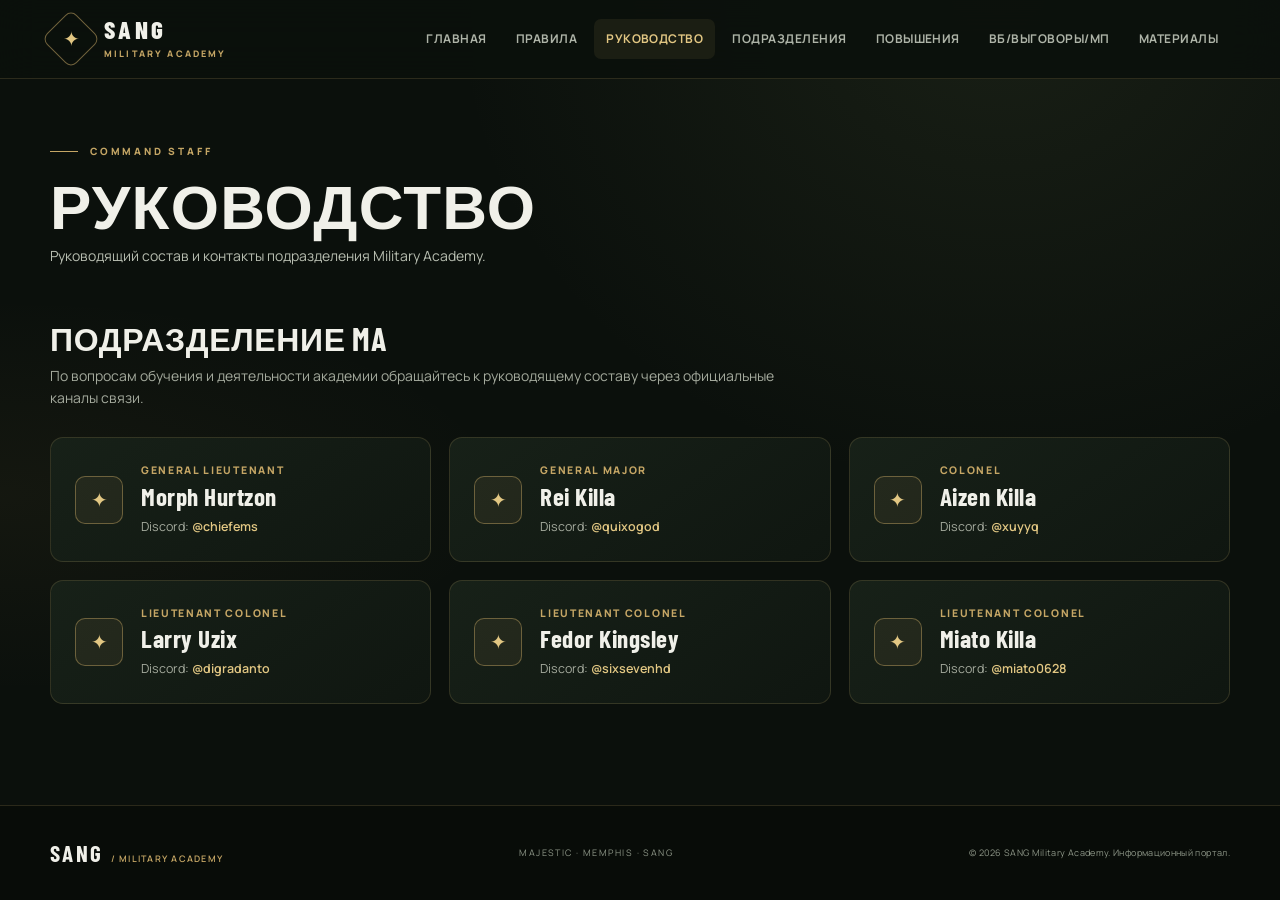
<file: leadership.html>
<!DOCTYPE html>
<html lang="ru">
<head>
  <meta charset="UTF-8">
  <meta name="viewport" content="width=device-width, initial-scale=1.0">
  <meta name="theme-color" content="#101610">
  <meta name="description" content="Руководящий состав Military Academy — San Andreas National Guard.">
  <title>Руководство | SANG Military Academy</title>
  <link rel="preconnect" href="https://fonts.googleapis.com">
  <link rel="preconnect" href="https://fonts.gstatic.com" crossorigin>
  <link href="https://fonts.googleapis.com/css2?family=Barlow+Condensed:wght@500;600;700;800&family=Manrope:wght@400;500;600;700;800&display=swap" rel="stylesheet">
  <style>
    :root {
      --bg: #0b100c;
      --panel: #121a13;
      --panel-2: #172017;
      --line: rgba(190, 164, 102, .19);
      --gold: #c5a665;
      --gold-bright: #e2c783;
      --text: #f0f0e9;
      --muted: #a4aa9d;
      --green: #788b62;
      --red: #c47c68;
      --radius: 13px;
      --max: 1180px;
    }

    * {
      box-sizing: border-box;
    }

    html {
      scroll-behavior: smooth;
    }

    body {
      margin: 0;
      color: var(--text);
      background:
        radial-gradient(ellipse at 78% 0%, rgba(117, 133, 83, .13), transparent 34rem),
        radial-gradient(ellipse at 0% 55%, rgba(181, 147, 79, .055), transparent 32rem),
        var(--bg);
      font-family: "Manrope", sans-serif;
      line-height: 1.6;
      min-height: 100vh;
      display: flex;
      flex-direction: column;
    }

    main {
      flex: 1;
    }

    a {
      color: inherit;
      text-decoration: none;
    }

    button {
      font: inherit;
    }

    /* HEADER */
    .site-header {
      position: sticky;
      top: 0;
      z-index: 20;
      background: rgba(11, 16, 12, .88);
      border-bottom: 1px solid var(--line);
      backdrop-filter: blur(18px);
    }

    .header-inner {
      width: min(var(--max), calc(100% - 44px));
      min-height: 78px;
      margin: auto;
      display: flex;
      align-items: center;
      justify-content: space-between;
      gap: 30px;
    }

    .brand {
      display: flex;
      align-items: center;
      gap: 12px;
      flex-shrink: 0;
    }

    .brand-mark {
      width: 42px;
      height: 42px;
      display: grid;
      place-items: center;
      border: 1px solid rgba(197, 166, 101, .55);
      color: var(--gold-bright);
      font-size: 20px;
      transform: rotate(45deg);
      border-radius: 8px;
    }

    .brand-mark span {
      transform: rotate(-45deg);
    }

    .brand-copy strong {
      display: block;
      font: 800 25px/1 "Barlow Condensed", sans-serif;
      letter-spacing: .13em;
    }

    .brand-copy small {
      display: block;
      margin-top: 5px;
      color: var(--gold);
      font-size: 9px;
      font-weight: 800;
      letter-spacing: .24em;
    }

    .main-nav {
      display: flex;
      align-items: center;
      gap: 5px;
    }

    .nav-link {
      color: #aeb4a8;
      font-size: 12px;
      font-weight: 700;
      padding: 10px 12px;
      border-radius: 7px;
      text-transform: uppercase;
      letter-spacing: .04em;
      transition: .2s ease;
    }

    .nav-link:hover,
    .nav-link.active {
      color: var(--gold-bright);
      background: rgba(197, 166, 101, .09);
    }

    .menu-toggle {
      display: none;
      border: 1px solid var(--line);
      background: var(--panel);
      color: var(--gold-bright);
      border-radius: 8px;
      padding: 8px 12px;
      cursor: pointer;
    }

    /* PAGE & BANNERS */
    .page-section {
      padding-bottom: 70px;
    }

    .page-banner {
      width: 100%;
      background: transparent;
      border: none;
      padding: 64px 0 20px;
    }

    .page-banner-inner {
      width: min(var(--max), calc(100% - 44px));
      margin: 0 auto;
    }

    .eyebrow {
      display: flex;
      align-items: center;
      gap: 12px;
      margin: 0;
      color: var(--gold);
      font-size: 10px;
      font-weight: 800;
      letter-spacing: .28em;
      text-transform: uppercase;
    }

    .eyebrow:before {
      content: "";
      width: 28px;
      height: 1px;
      background: var(--gold);
    }

    .page-banner h2 {
      margin: 14px 0 10px;
      font: 700 clamp(40px, 5.5vw, 62px)/1 "Barlow Condensed", sans-serif;
      letter-spacing: .02em;
      text-transform: uppercase;
      color: var(--text);
    }

    .page-banner p:last-child {
      margin: 0;
      color: #b8beb1;
      font-size: 14px;
      max-width: 680px;
    }

    .section-wrap {
      width: min(var(--max), calc(100% - 44px));
      margin: 34px auto 0;
    }

    .section-heading.left {
      display: block;
      margin-bottom: 28px;
    }

    .section-heading.left h2 {
      margin: 0 0 8px;
      font: 700 32px/1.1 "Barlow Condensed", sans-serif;
      letter-spacing: .02em;
      text-transform: uppercase;
    }

    .section-heading.left p:last-child {
      margin: 0;
      color: var(--muted);
      font-size: 14px;
      max-width: 760px;
    }

    /* LEADER CARDS */
    .leader-grid {
      display: grid;
      grid-template-columns: repeat(3, minmax(0, 1fr));
      gap: 18px;
    }

    .leader-card {
      position: relative;
      display: flex;
      align-items: center;
      gap: 18px;
      padding: 24px;
      border: 1px solid var(--line);
      border-radius: var(--radius);
      background: linear-gradient(145deg, rgba(24, 34, 25, .96), rgba(16, 23, 17, .96));
      transition: transform .22s ease, border-color .22s ease;
    }

    .leader-card:hover {
      transform: translateY(-3px);
      border-color: rgba(197, 166, 101, .48);
    }

    .leader-emblem {
      width: 48px;
      height: 48px;
      flex-shrink: 0;
      display: grid;
      place-items: center;
      border: 1px solid rgba(197, 166, 101, .45);
      border-radius: 10px;
      background: rgba(197, 166, 101, .08);
      color: var(--gold-bright);
      font-size: 20px;
    }

    .leader-details {
      min-width: 0;
    }

    .leader-details .rank {
      margin: 0 0 4px;
      color: var(--gold);
      font-size: 10.5px;
      font-weight: 800;
      letter-spacing: .16em;
      text-transform: uppercase;
    }

    .leader-details h3 {
      margin: 0 0 6px;
      font: 700 25px/1.1 "Barlow Condensed", sans-serif;
      letter-spacing: .02em;
      color: var(--text);
    }

    .leader-contact {
      margin: 0;
      color: var(--muted);
      font-size: 12.5px;
    }

    .leader-contact span {
      color: var(--gold-bright);
      font-weight: 600;
    }

    /* FOOTER */
    .site-footer {
      border-top: 1px solid var(--line);
      background: rgba(5, 9, 6, .48);
    }

    .footer-inner {
      width: min(var(--max), calc(100% - 44px));
      min-height: 94px;
      margin: auto;
      display: flex;
      align-items: center;
      justify-content: space-between;
      gap: 20px;
    }

    .footer-brand {
      font: 700 23px "Barlow Condensed", sans-serif;
      letter-spacing: .1em;
    }

    .footer-brand span {
      color: var(--gold);
      font: 600 9px "Manrope", sans-serif;
      letter-spacing: .14em;
    }

    .footer-inner p {
      margin: 0;
      color: #8e9788;
      font-size: 9px;
      letter-spacing: .16em;
    }

    .copyright {
      text-align: right;
      letter-spacing: .04em !important;
    }

    /* BACK TO TOP */
    .to-top {
      position: fixed;
      right: 24px;
      bottom: 24px;
      width: 42px;
      height: 42px;
      display: grid;
      place-items: center;
      border: 1px solid rgba(197, 166, 101, .45);
      border-radius: 8px;
      color: var(--gold-bright);
      background: #182019;
      cursor: pointer;
      opacity: 0;
      pointer-events: none;
      transform: translateY(8px);
      transition: .2s;
    }

    .to-top.visible {
      opacity: 1;
      pointer-events: auto;
      transform: none;
    }

    /* RESPONSIVE */
    @media (max-width: 980px) {
      .main-nav {
        gap: 0;
      }
      .nav-link {
        padding: 9px 8px;
        font-size: 11px;
      }
      .header-inner {
        gap: 15px;
      }
      .leader-grid {
        grid-template-columns: repeat(2, minmax(0, 1fr));
      }
    }

    @media (max-width: 780px) {
      .header-inner {
        min-height: 70px;
      }
      .menu-toggle {
        display: block;
      }
      .main-nav {
        display: none;
        position: absolute;
        top: 69px;
        left: 0;
        right: 0;
        padding: 12px 22px 18px;
        flex-direction: column;
        align-items: stretch;
        background: rgba(11, 16, 12, .98);
        border-bottom: 1px solid var(--line);
      }
      .main-nav.open {
        display: flex;
      }
      .nav-link {
        padding: 12px;
        font-size: 12px;
      }
      .footer-inner {
        padding: 22px 0;
        flex-wrap: wrap;
      }
      .copyright {
        text-align: left;
        width: 100%;
      }
    }

    @media (max-width: 560px) {
      .page-banner-inner,
      .section-wrap,
      .header-inner,
      .footer-inner {
        width: min(100% - 30px, var(--max));
      }
      .leader-grid {
        grid-template-columns: 1fr;
      }
      .footer-inner p {
        width: 100%;
      }
    }
  </style>
</head>
<body>
  <header class="site-header">
    <div class="header-inner">
      <a class="brand" href="index.html" aria-label="SANG Military Academy — главная">
        <span class="brand-mark"><span>✦</span></span>
        <span class="brand-copy"><strong>SANG</strong><small>MILITARY ACADEMY</small></span>
      </a>
      <button class="menu-toggle" id="menuToggle" aria-label="Открыть меню" aria-expanded="false">☰</button>
      <nav class="main-nav" id="mainNav">
        <a class="nav-link" href="index.html">Главная</a>
        <a class="nav-link" href="academy.html">Правила</a>
        <a class="nav-link active" href="leadership.html">Руководство</a>
        <a class="nav-link" href="rules.html">Подразделения</a>
        <a class="nav-link" href="promotions.html">Повышения</a>
        <a class="nav-link" href="exams.html">ВБ/Выговоры/МП</a>
        <a class="nav-link" href="materials.html">Материалы</a>
      </nav>
    </div>
  </header>

  <main>
    <section class="content-section page-section" id="leadership">
      <div class="page-banner">
        <div class="page-banner-inner">
          <p class="eyebrow">COMMAND STAFF</p>
          <h2>Руководство</h2>
          <p>Руководящий состав и контакты подразделения Military Academy.</p>
        </div>
      </div>

      <div class="section-wrap">
        <div class="section-heading left">
          <h2>Подразделение MA</h2>
          <p>По вопросам обучения и деятельности академии обращайтесь к руководящему составу через официальные каналы связи.</p>
        </div>

        <div class="leader-grid">
          <article class="leader-card">
            <div class="leader-emblem">✦</div>
            <div class="leader-details">
              <p class="rank">General Lieutenant</p>
              <h3>Morph Hurtzon</h3>
              <p class="leader-contact">Discord: <span>@chiefems</span></p>
            </div>
          </article>

          <article class="leader-card">
            <div class="leader-emblem">✦</div>
            <div class="leader-details">
              <p class="rank">General Major</p>
              <h3>Rei Killa</h3>
              <p class="leader-contact">Discord: <span>@quixogod</span></p>
            </div>
          </article>

          <article class="leader-card">
            <div class="leader-emblem">✦</div>
            <div class="leader-details">
              <p class="rank">Colonel</p>
              <h3>Aizen Killa</h3>
              <p class="leader-contact">Discord: <span>@xuyyq</span></p>
            </div>
          </article>

          <article class="leader-card">
            <div class="leader-emblem">✦</div>
            <div class="leader-details">
              <p class="rank">Lieutenant Colonel</p>
              <h3>Larry Uzix</h3>
              <p class="leader-contact">Discord: <span>@digradanto</span></p>
            </div>
          </article>

          <article class="leader-card">
            <div class="leader-emblem">✦</div>
            <div class="leader-details">
              <p class="rank">Lieutenant Colonel</p>
              <h3>Fedor Kingsley</h3>
              <p class="leader-contact">Discord: <span>@sixsevenhd</span></p>
            </div>
          </article>

          <article class="leader-card">
            <div class="leader-emblem">✦</div>
            <div class="leader-details">
              <p class="rank">Lieutenant Colonel</p>
              <h3>Miato Killa</h3>
              <p class="leader-contact">Discord: <span>@miato0628</span></p>
            </div>
          </article>
        </div>
      </div>
    </section>
  </main>

  <footer class="site-footer">
    <div class="footer-inner">
      <a class="footer-brand" href="index.html">SANG <span>/ MILITARY ACADEMY</span></a>
      <p>MAJESTIC · MEMPHIS · SANG</p>
      <p class="copyright">© <span id="year"></span> SANG Military Academy. Информационный портал.</p>
    </div>
  </footer>

  <button class="to-top" id="toTop" aria-label="Наверх">↑</button>

  <script>
    const currentPage = window.location.pathname.split("/").pop() || "leadership.html";
    document.querySelectorAll(".nav-link").forEach(link => {
      if (link.getAttribute("href") === currentPage) {
        link.classList.add("active");
      } else {
        link.classList.remove("active");
      }
    });

    const menuToggle = document.getElementById("menuToggle");
    const mainNav = document.getElementById("mainNav");
    if (menuToggle && mainNav) {
      menuToggle.addEventListener("click", () => {
        const isOpen = mainNav.classList.toggle("open");
        menuToggle.setAttribute("aria-expanded", isOpen);
      });
    }

    const toTop = document.getElementById("toTop");
    window.addEventListener("scroll", () => {
      if (window.scrollY > 300) {
        toTop.classList.add("visible");
      } else {
        toTop.classList.remove("visible");
      }
    });
    toTop.addEventListener("click", () => {
      window.scrollTo({ top: 0, behavior: "smooth" });
    });

    const yearEl = document.getElementById("year");
    if (yearEl) {
      yearEl.textContent = new Date().getFullYear();
    }
  </script>
</body>
</html>
</file>
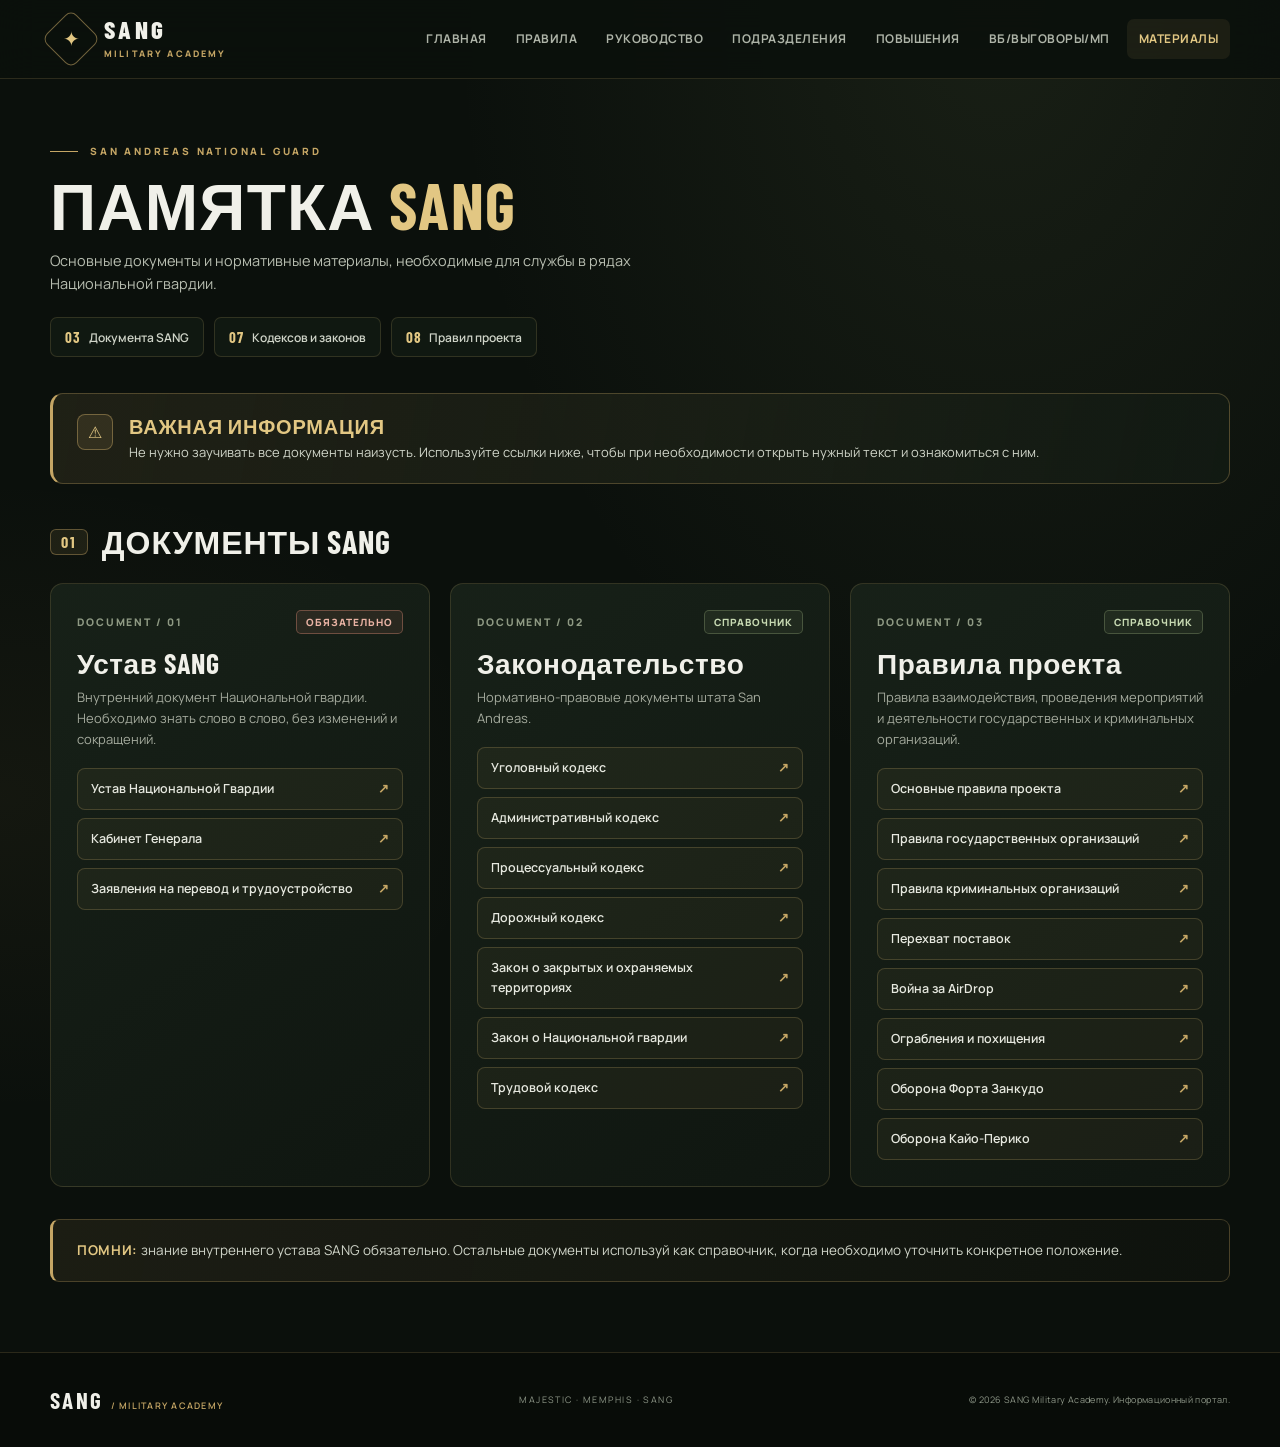
<file: materials.html>
<!DOCTYPE html>
<html lang="ru">
<head>
  <meta charset="UTF-8">
  <meta name="viewport" content="width=device-width, initial-scale=1.0">
  <meta name="theme-color" content="#101610">
  <meta name="description" content="Нормативные материалы и документы — SANG Military Academy.">
  <title>Материалы | SANG Military Academy</title>
  <link rel="preconnect" href="https://fonts.googleapis.com">
  <link rel="preconnect" href="https://fonts.gstatic.com" crossorigin>
  <link href="https://fonts.googleapis.com/css2?family=Barlow+Condensed:wght@500;600;700;800&family=Manrope:wght@400;500;600;700;800&display=swap" rel="stylesheet">
  <style>
    :root {
      --bg: #0b100c;
      --panel: #121a13;
      --panel-2: #172017;
      --line: rgba(190, 164, 102, .19);
      --gold: #c5a665;
      --gold-bright: #e2c783;
      --text: #f0f0e9;
      --muted: #a4aa9d;
      --green: #788b62;
      --red: #c47c68;
      --radius: 13px;
      --max: 1180px;
    }

    * {
      box-sizing: border-box;
    }

    html {
      scroll-behavior: smooth;
    }

    body {
      margin: 0;
      color: var(--text);
      background:
        radial-gradient(ellipse at 78% 0%, rgba(117, 133, 83, .13), transparent 34rem),
        radial-gradient(ellipse at 0% 55%, rgba(181, 147, 79, .055), transparent 32rem),
        var(--bg);
      font-family: "Manrope", sans-serif;
      line-height: 1.6;
      min-height: 100vh;
      display: flex;
      flex-direction: column;
    }

    main {
      flex: 1;
    }

    a {
      color: inherit;
      text-decoration: none;
    }

    button {
      font: inherit;
    }

    /* HEADER */
    .site-header {
      position: sticky;
      top: 0;
      z-index: 20;
      background: rgba(11, 16, 12, .88);
      border-bottom: 1px solid var(--line);
      backdrop-filter: blur(18px);
    }

    .header-inner {
      width: min(var(--max), calc(100% - 44px));
      min-height: 78px;
      margin: auto;
      display: flex;
      align-items: center;
      justify-content: space-between;
      gap: 30px;
    }

    .brand {
      display: flex;
      align-items: center;
      gap: 12px;
      flex-shrink: 0;
    }

    .brand-mark {
      width: 42px;
      height: 42px;
      display: grid;
      place-items: center;
      border: 1px solid rgba(197, 166, 101, .55);
      color: var(--gold-bright);
      font-size: 20px;
      transform: rotate(45deg);
      border-radius: 8px;
    }

    .brand-mark span {
      transform: rotate(-45deg);
    }

    .brand-copy strong {
      display: block;
      font: 800 25px/1 "Barlow Condensed", sans-serif;
      letter-spacing: .13em;
    }

    .brand-copy small {
      display: block;
      margin-top: 5px;
      color: var(--gold);
      font-size: 9px;
      font-weight: 800;
      letter-spacing: .24em;
    }

    .main-nav {
      display: flex;
      align-items: center;
      gap: 5px;
    }

    .nav-link {
      color: #aeb4a8;
      font-size: 12px;
      font-weight: 700;
      padding: 10px 12px;
      border-radius: 7px;
      text-transform: uppercase;
      letter-spacing: .04em;
      transition: .2s ease;
    }

    .nav-link:hover,
    .nav-link.active {
      color: var(--gold-bright);
      background: rgba(197, 166, 101, .09);
    }

    .menu-toggle {
      display: none;
      border: 1px solid var(--line);
      background: var(--panel);
      color: var(--gold-bright);
      border-radius: 8px;
      padding: 8px 12px;
      cursor: pointer;
    }

    /* CONTAINER & HERO */
    .container {
      width: min(var(--max), calc(100% - 44px));
      margin: 0 auto;
      padding-bottom: 70px;
    }

    .hero {
      padding: 64px 0 28px;
    }

    .eyebrow {
      display: flex;
      align-items: center;
      gap: 12px;
      margin: 0;
      color: var(--gold);
      font-size: 10px;
      font-weight: 800;
      letter-spacing: .28em;
      text-transform: uppercase;
    }

    .eyebrow:before {
      content: "";
      width: 28px;
      height: 1px;
      background: var(--gold);
    }

    .hero h1 {
      margin: 14px 0 12px;
      font: 700 clamp(42px, 5.5vw, 64px)/1 "Barlow Condensed", sans-serif;
      letter-spacing: .02em;
      text-transform: uppercase;
      color: var(--text);
    }

    .hero h1 span {
      color: var(--gold-bright);
    }

    .subtitle {
      margin: 0 0 22px;
      color: #b8beb1;
      font-size: 14.5px;
      max-width: 660px;
    }

    .hero-meta {
      display: flex;
      flex-wrap: wrap;
      gap: 10px;
    }

    .meta-chip {
      display: inline-flex;
      align-items: center;
      gap: 8px;
      padding: 7px 14px;
      border: 1px solid var(--line);
      border-radius: 7px;
      background: rgba(18, 26, 19, .85);
      color: #cfd4c8;
      font-size: 12px;
      font-weight: 600;
    }

    .meta-chip b {
      color: var(--gold-bright);
      font-family: "Barlow Condensed", sans-serif;
      font-size: 15px;
      letter-spacing: .06em;
    }

    /* NOTICE */
    .notice {
      display: flex;
      align-items: flex-start;
      gap: 16px;
      margin: 8px 0 40px;
      padding: 20px 24px;
      border: 1px solid rgba(197, 166, 101, .3);
      border-left: 3px solid var(--gold);
      border-radius: var(--radius);
      background: linear-gradient(100deg, rgba(197, 166, 101, .11), rgba(18, 26, 19, .95));
    }

    .notice-icon {
      width: 36px;
      height: 36px;
      flex-shrink: 0;
      display: grid;
      place-items: center;
      border: 1px solid rgba(197, 166, 101, .45);
      border-radius: 8px;
      background: rgba(197, 166, 101, .12);
      color: var(--gold-bright);
      font-size: 16px;
    }

    .notice strong {
      display: block;
      margin-bottom: 4px;
      color: var(--gold-bright);
      font: 700 20px/1.2 "Barlow Condensed", sans-serif;
      letter-spacing: .04em;
      text-transform: uppercase;
    }

    .notice p {
      margin: 0;
      color: #cfd4c8;
      font-size: 13px;
    }

    /* SECTION HEADING */
    .section-heading {
      display: flex;
      align-items: center;
      gap: 14px;
      margin: 0 0 24px;
      font: 700 32px/1.1 "Barlow Condensed", sans-serif;
      letter-spacing: .03em;
      text-transform: uppercase;
      color: var(--text);
    }

    .section-heading span {
      padding: 3px 10px;
      border: 1px solid rgba(197, 166, 101, .4);
      border-radius: 6px;
      background: rgba(197, 166, 101, .1);
      color: var(--gold-bright);
      font-size: 16px;
      letter-spacing: .12em;
    }

    /* DOCUMENTS GRID & CARDS */
    .documents {
      display: grid;
      grid-template-columns: repeat(3, minmax(0, 1fr));
      gap: 20px;
      align-items: stretch;
    }

    .document-card {
      display: flex;
      flex-direction: column;
      padding: 26px;
      border: 1px solid var(--line);
      border-radius: var(--radius);
      background: linear-gradient(145deg, rgba(24, 34, 25, .96), rgba(16, 23, 17, .96));
      transition: transform .22s ease, border-color .22s ease;
    }

    .document-card:hover {
      transform: translateY(-3px);
      border-color: rgba(197, 166, 101, .48);
    }

    .card-top {
      display: flex;
      align-items: center;
      justify-content: space-between;
      gap: 10px;
      margin-bottom: 14px;
    }

    .card-number {
      color: #8f9a84;
      font-size: 10.5px;
      font-weight: 800;
      letter-spacing: .18em;
    }

    .card-tag {
      padding: 3px 9px;
      border: 1px solid rgba(120, 139, 98, .45);
      border-radius: 5px;
      background: rgba(120, 139, 98, .12);
      color: #c7d9b2;
      font-size: 10px;
      font-weight: 800;
      letter-spacing: .1em;
      text-transform: uppercase;
    }

    .card-tag.required {
      border-color: rgba(196, 124, 104, .45);
      background: rgba(196, 124, 104, .12);
      color: #eab3a4;
    }

    .document-card h3 {
      margin: 0 0 8px;
      font: 700 28px/1.1 "Barlow Condensed", sans-serif;
      letter-spacing: .02em;
      color: var(--text);
    }

    .card-description {
      margin: 0 0 18px;
      color: var(--muted);
      font-size: 13px;
    }

    .document-links {
      display: flex;
      flex-direction: column;
      gap: 8px;
    }

    .document-link {
      display: flex;
      align-items: center;
      justify-content: space-between;
      gap: 10px;
      padding: 10px 13px;
      border: 1px solid rgba(197, 166, 101, .24);
      border-radius: 8px;
      background: rgba(197, 166, 101, .06);
      color: #e6e8df;
      font-size: 12.5px;
      font-weight: 600;
      transition: .2s ease;
    }

    .document-link:hover {
      background: rgba(197, 166, 101, .16);
      border-color: var(--gold);
      color: var(--gold-bright);
      transform: translateX(3px);
    }

    .document-link .arrow {
      color: var(--gold);
      font-weight: 800;
      flex-shrink: 0;
    }

    /* REMINDER */
    .reminder {
      margin-top: 32px;
      padding: 20px 24px;
      border: 1px solid rgba(197, 166, 101, .28);
      border-left: 3px solid var(--gold);
      border-radius: 9px;
      background: linear-gradient(100deg, rgba(197, 166, 101, .09), rgba(197, 166, 101, .02));
      color: #cfd4c8;
      font-size: 13.5px;
    }

    .reminder strong {
      color: var(--gold-bright);
      text-transform: uppercase;
      letter-spacing: .05em;
    }

    /* FOOTER */
    .site-footer {
      border-top: 1px solid var(--line);
      background: rgba(5, 9, 6, .48);
    }

    .footer-inner {
      width: min(var(--max), calc(100% - 44px));
      min-height: 94px;
      margin: auto;
      display: flex;
      align-items: center;
      justify-content: space-between;
      gap: 20px;
    }

    .footer-brand {
      font: 700 23px "Barlow Condensed", sans-serif;
      letter-spacing: .1em;
    }

    .footer-brand span {
      color: var(--gold);
      font: 600 9px "Manrope", sans-serif;
      letter-spacing: .14em;
    }

    .footer-inner p {
      margin: 0;
      color: #8e9788;
      font-size: 9px;
      letter-spacing: .16em;
    }

    .copyright {
      text-align: right;
      letter-spacing: .04em !important;
    }

    /* BACK TO TOP */
    .to-top {
      position: fixed;
      right: 24px;
      bottom: 24px;
      width: 42px;
      height: 42px;
      display: grid;
      place-items: center;
      border: 1px solid rgba(197, 166, 101, .45);
      border-radius: 8px;
      color: var(--gold-bright);
      background: #182019;
      cursor: pointer;
      opacity: 0;
      pointer-events: none;
      transform: translateY(8px);
      transition: .2s;
    }

    .to-top.visible {
      opacity: 1;
      pointer-events: auto;
      transform: none;
    }

    /* RESPONSIVE */
    @media (max-width: 980px) {
      .main-nav {
        gap: 0;
      }
      .nav-link {
        padding: 9px 8px;
        font-size: 11px;
      }
      .header-inner {
        gap: 15px;
      }
      .documents {
        grid-template-columns: 1fr;
      }
    }

    @media (max-width: 780px) {
      .header-inner {
        min-height: 70px;
      }
      .menu-toggle {
        display: block;
      }
      .main-nav {
        display: none;
        position: absolute;
        top: 69px;
        left: 0;
        right: 0;
        padding: 12px 22px 18px;
        flex-direction: column;
        align-items: stretch;
        background: rgba(11, 16, 12, .98);
        border-bottom: 1px solid var(--line);
      }
      .main-nav.open {
        display: flex;
      }
      .nav-link {
        padding: 12px;
        font-size: 12px;
      }
      .footer-inner {
        padding: 22px 0;
        flex-wrap: wrap;
      }
      .copyright {
        text-align: left;
        width: 100%;
      }
    }

    @media (max-width: 560px) {
      .container,
      .header-inner,
      .footer-inner {
        width: min(100% - 30px, var(--max));
      }
      .document-card {
        padding: 20px;
      }
      .notice {
        flex-direction: column;
        gap: 12px;
      }
      .footer-inner p {
        width: 100%;
      }
    }
  </style>
</head>
<body>
  <header class="site-header">
    <div class="header-inner">
      <a class="brand" href="index.html" aria-label="SANG Military Academy — главная">
        <span class="brand-mark"><span>✦</span></span>
        <span class="brand-copy"><strong>SANG</strong><small>MILITARY ACADEMY</small></span>
      </a>
      <button class="menu-toggle" id="menuToggle" aria-label="Открыть меню" aria-expanded="false">☰</button>
      <nav class="main-nav" id="mainNav">
        <a class="nav-link" href="index.html">Главная</a>
        <a class="nav-link" href="academy.html">Правила</a>
        <a class="nav-link" href="leadership.html">Руководство</a>
        <a class="nav-link" href="rules.html">Подразделения</a>
        <a class="nav-link" href="promotions.html">Повышения</a>
        <a class="nav-link" href="exams.html">ВБ/Выговоры/МП</a>
        <a class="nav-link active" href="materials.html">Материалы</a>
      </nav>
    </div>
  </header>

  <main class="container">
    <!-- INTRO -->
    <section class="hero">
      <div class="eyebrow">San Andreas National Guard</div>
      <h1>Памятка <span>SANG</span></h1>
      <p class="subtitle">
        Основные документы и нормативные материалы,
        необходимые для службы в рядах Национальной гвардии.
      </p>
      <div class="hero-meta">
        <span class="meta-chip"><b>03</b> Документа SANG</span>
        <span class="meta-chip"><b>07</b> Кодексов и законов</span>
        <span class="meta-chip"><b>08</b> Правил проекта</span>
      </div>
    </section>

    <!-- NOTICE -->
    <aside class="notice">
      <div class="notice-icon">⚠</div>
      <div>
        <strong>Важная информация</strong>
        <p>
          Не нужно заучивать все документы наизусть.
          Используйте ссылки ниже, чтобы при необходимости
          открыть нужный текст и ознакомиться с ним.
        </p>
      </div>
    </aside>

    <!-- DOCUMENTS -->
    <section aria-labelledby="documents-title">
      <h2 class="section-heading" id="documents-title">
        <span>01</span>
        Документы SANG
      </h2>

      <div class="documents">
        <!-- DOCUMENT 01 -->
        <article class="document-card">
          <div class="card-top">
            <span class="card-number">DOCUMENT / 01</span>
            <span class="card-tag required">Обязательно</span>
          </div>
          <h3>Устав SANG</h3>
          <p class="card-description">
            Внутренний документ Национальной гвардии.
            Необходимо знать слово в слово, без изменений и сокращений.
          </p>
          <div class="document-links">
            <a class="document-link"
               href="https://forum.majestic-rp.ru/threads/san-andreas-national-guard-ustav-vnutrennei-sluzhby.3678946/"
               target="_blank" rel="noopener">
              <span>Устав Национальной Гвардии</span>
              <span class="arrow">↗</span>
            </a>
            <a class="document-link"
               href="https://forum.majestic-rp.ru/threads/san-andreas-national-guard-kabinet-generala.3678860/"
               target="_blank" rel="noopener">
              <span>Кабинет Генерала</span>
              <span class="arrow">↗</span>
            </a>
            <a class="document-link"
               href="https://forum.majestic-rp.ru/threads/san-andreas-national-guard-zayavleniya-na-perevod-i-trudoustroistvo.3678855/"
               target="_blank" rel="noopener">
              <span>Заявления на перевод и трудоустройство</span>
              <span class="arrow">↗</span>
            </a>
          </div>
        </article>

        <!-- DOCUMENT 02 -->
        <article class="document-card">
          <div class="card-top">
            <span class="card-number">DOCUMENT / 02</span>
            <span class="card-tag">Справочник</span>
          </div>
          <h3>Законодательство</h3>
          <p class="card-description">
            Нормативно-правовые документы штата San Andreas.
          </p>
          <div class="document-links">
            <a class="document-link"
               href="https://forum.majestic-rp.ru/threads/ugolovnyi-kodeks-shtata-san-andreas.3727266/"
               target="_blank" rel="noopener">
              <span>Уголовный кодекс</span>
              <span class="arrow">↗</span>
            </a>
            <a class="document-link"
               href="https://forum.majestic-rp.ru/threads/administrativnyi-kodeks-shtata-san-andreas.3727269/"
               target="_blank" rel="noopener">
              <span>Административный кодекс</span>
              <span class="arrow">↗</span>
            </a>
            <a class="document-link"
               href="https://forum.majestic-rp.ru/threads/protsessual-nyi-kodeks-shtata-san-andreas.3727268/"
               target="_blank" rel="noopener">
              <span>Процессуальный кодекс</span>
              <span class="arrow">↗</span>
            </a>
            <a class="document-link"
               href="https://forum.majestic-rp.ru/threads/dorozhnyi-kodeks-shtata-san-andreas.3727270/"
               target="_blank" rel="noopener">
              <span>Дорожный кодекс</span>
              <span class="arrow">↗</span>
            </a>
            <a class="document-link"
               href="https://forum.majestic-rp.ru/threads/prilozheniye-no1-k-ugolovnomu-kodeksu-shtata-san-andreas-o-zakrytykh-okhranyayemykh-i-osobo-okhranyayemykh-territoriyakh.3727275/"
               target="_blank" rel="noopener">
              <span>Закон о закрытых и охраняемых территориях</span>
              <span class="arrow">↗</span>
            </a>
            <a class="document-link"
               href="https://forum.majestic-rp.ru/threads/zakon-o-natsional-noi-gvardii-shtata-san-andreas.3727245/"
               target="_blank" rel="noopener">
              <span>Закон о Национальной гвардии</span>
              <span class="arrow">↗</span>
            </a>
            <a class="document-link"
               href="https://forum.majestic-rp.ru/threads/trudovoi-kodeks-shtata-san-andreas.3727271/"
               target="_blank" rel="noopener">
              <span>Трудовой кодекс</span>
              <span class="arrow">↗</span>
            </a>
          </div>
        </article>

        <!-- DOCUMENT 03 -->
        <article class="document-card">
          <div class="card-top">
            <span class="card-number">DOCUMENT / 03</span>
            <span class="card-tag">Справочник</span>
          </div>
          <h3>Правила проекта</h3>
          <p class="card-description">
            Правила взаимодействия, проведения мероприятий
            и деятельности государственных и криминальных организаций.
          </p>
          <div class="document-links">
            <a class="document-link"
               href="https://forum.majestic-rp.ru/forums/general-server-rules/"
               target="_blank" rel="noopener">
              <span>Основные правила проекта</span>
              <span class="arrow">↗</span>
            </a>
            <a class="document-link"
               href="https://forum.majestic-rp.ru/threads/pravila-gosudarstvennykh-organizatsii.8672/"
               target="_blank" rel="noopener">
              <span>Правила государственных организаций</span>
              <span class="arrow">↗</span>
            </a>
            <a class="document-link"
               href="https://forum.majestic-rp.ru/threads/pravila-kriminal-nykh-organizatsii.3977/"
               target="_blank" rel="noopener">
              <span>Правила криминальных организаций</span>
              <span class="arrow">↗</span>
            </a>
            <a class="document-link"
               href="https://forum.majestic-rp.ru/threads/pravila-perekhvata-postavok.123972/"
               target="_blank" rel="noopener">
              <span>Перехват поставок</span>
              <span class="arrow">↗</span>
            </a>
            <a class="document-link"
               href="https://forum.majestic-rp.ru/threads/pravila-voiny-za-airdrop.210836/"
               target="_blank" rel="noopener">
              <span>Война за AirDrop</span>
              <span class="arrow">↗</span>
            </a>
            <a class="document-link"
               href="https://forum.majestic-rp.ru/threads/pravila-ograblenii-i-pokhishchenii.8254/"
               target="_blank" rel="noopener">
              <span>Ограбления и похищения</span>
              <span class="arrow">↗</span>
            </a>
            <a class="document-link"
               href="https://forum.majestic-rp.ru/threads/pravila-napadeniya-oborony-territorii-forta-zankudo.8115/"
               target="_blank" rel="noopener">
              <span>Оборона Форта Занкудо</span>
              <span class="arrow">↗</span>
            </a>
            <a class="document-link"
               href="https://forum.majestic-rp.ru/threads/pravila-napadeniya-oborony-ostrova-kaio-periko.645651/"
               target="_blank" rel="noopener">
              <span>Оборона Кайо-Перико</span>
              <span class="arrow">↗</span>
            </a>
          </div>
        </article>
      </div>
    </section>

    <!-- REMINDER -->
    <div class="reminder">
      <strong>Помни:</strong>
      знание внутреннего устава SANG обязательно.
      Остальные документы используй как справочник,
      когда необходимо уточнить конкретное положение.
    </div>
  </main>

  <!-- FOOTER -->
  <footer class="site-footer">
    <div class="footer-inner">
      <a class="footer-brand" href="index.html">SANG <span>/ MILITARY ACADEMY</span></a>
      <p>MAJESTIC · MEMPHIS · SANG</p>
      <p class="copyright">© <span id="year"></span> SANG Military Academy. Информационный портал.</p>
    </div>
  </footer>

  <!-- BACK TO TOP -->
  <button class="to-top" id="toTop" aria-label="Наверх">↑</button>

  <!-- JAVASCRIPT -->
  <script>
    const currentPage = window.location.pathname.split("/").pop() || "materials.html";
    document.querySelectorAll(".nav-link").forEach(link => {
      if (link.getAttribute("href") === currentPage) {
        link.classList.add("active");
      } else {
        link.classList.remove("active");
      }
    });

    const menuToggle = document.getElementById("menuToggle");
    const mainNav = document.getElementById("mainNav");

    menuToggle.addEventListener("click", () => {
      const isOpen = mainNav.classList.toggle("open");
      menuToggle.setAttribute("aria-expanded", String(isOpen));
      menuToggle.setAttribute("aria-label", isOpen ? "Закрыть меню" : "Открыть меню");
      menuToggle.textContent = isOpen ? "✕" : "☰";
    });

    mainNav.querySelectorAll("a").forEach(link => {
      link.addEventListener("click", () => {
        mainNav.classList.remove("open");
        menuToggle.setAttribute("aria-expanded", "false");
        menuToggle.textContent = "☰";
      });
    });

    document.getElementById("year").textContent = new Date().getFullYear();

    const toTop = document.getElementById("toTop");
    window.addEventListener("scroll", () => {
      toTop.classList.toggle("visible", window.scrollY > 350);
    });

    toTop.addEventListener("click", () => {
      window.scrollTo({ top: 0, behavior: "smooth" });
    });
  </script>
</body>
</html>
</file>
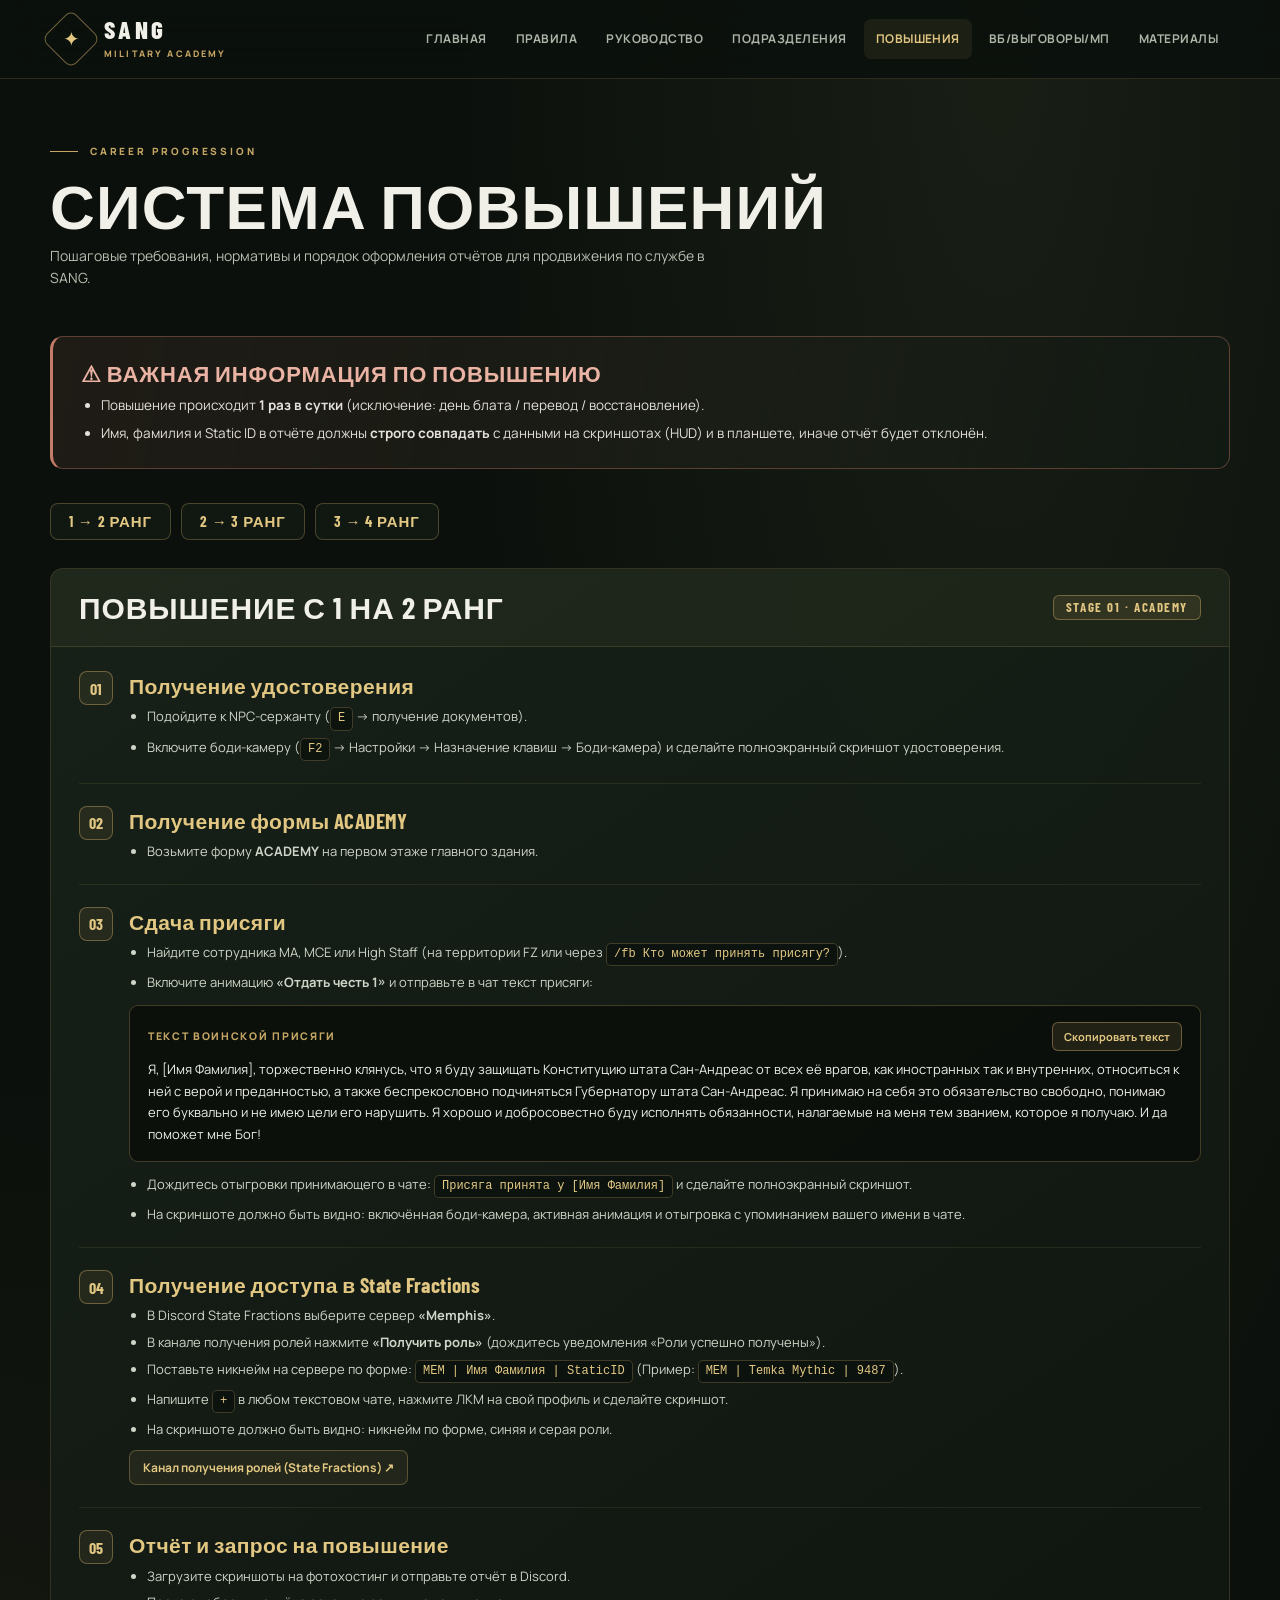
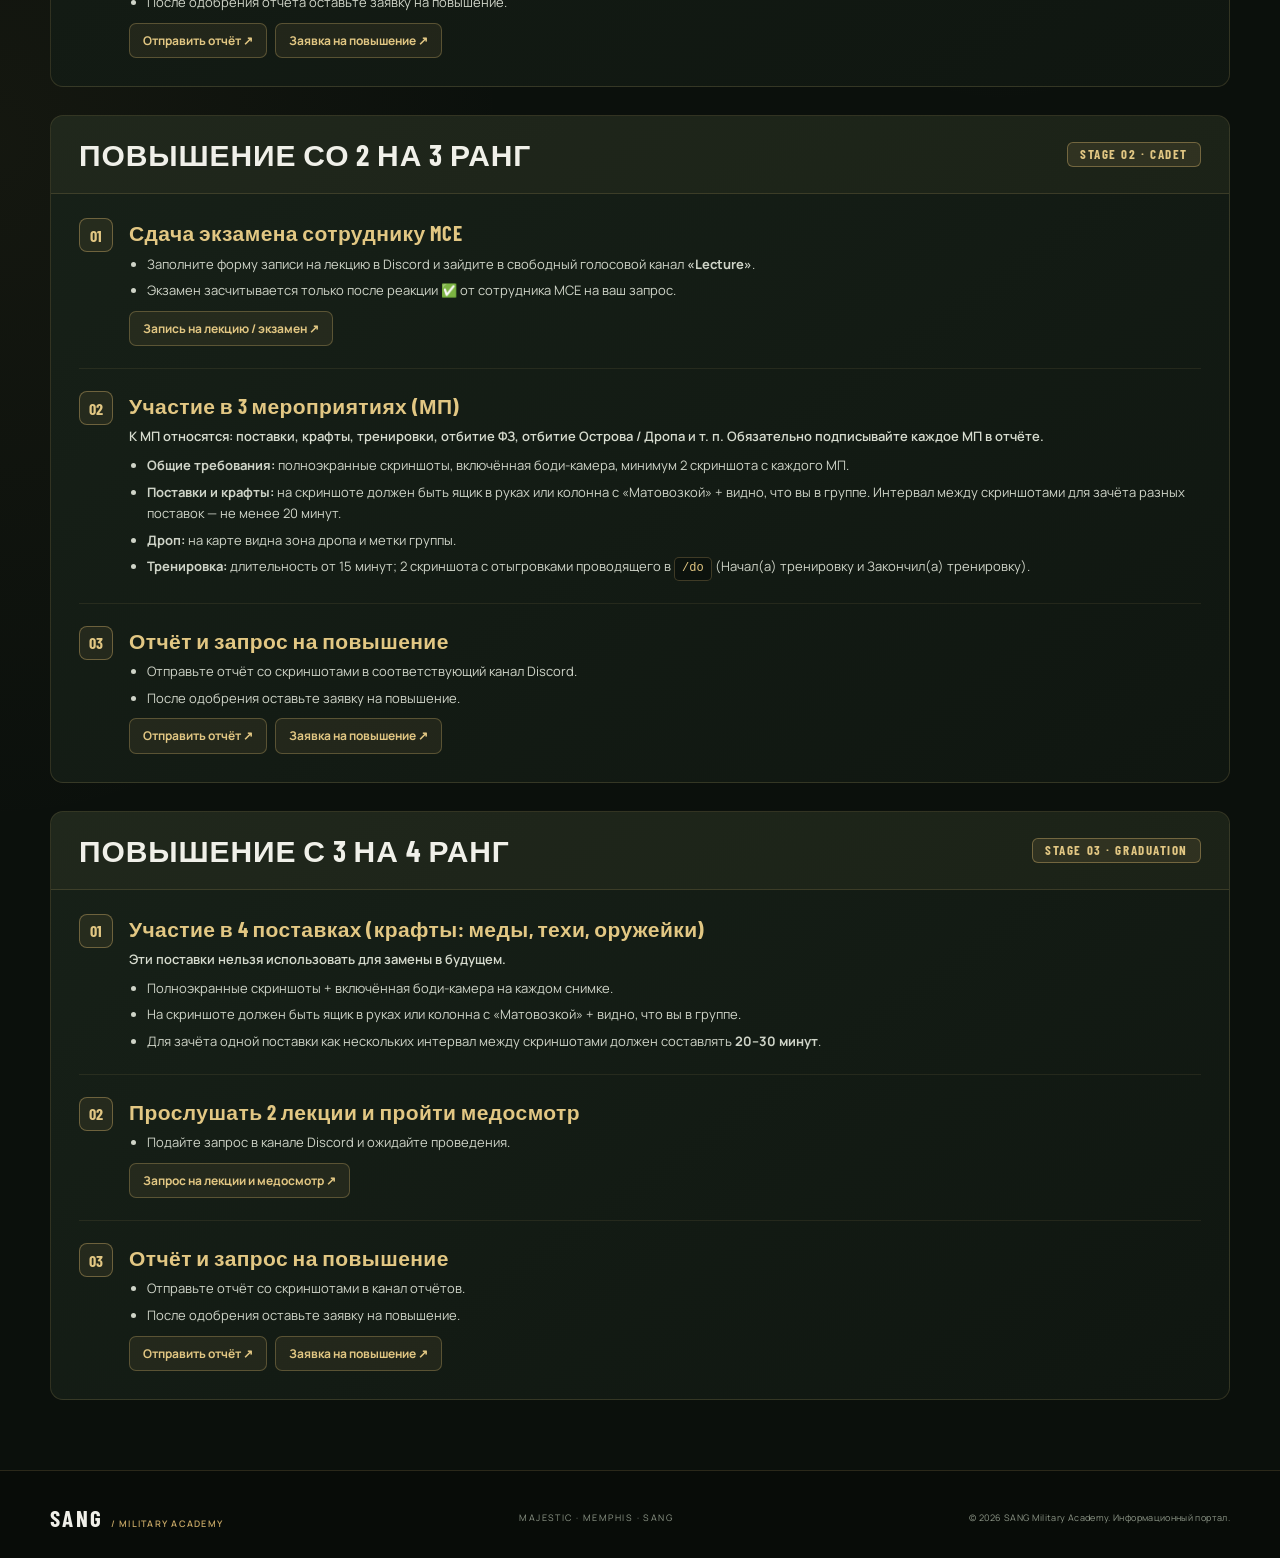
<file: promotions.html>
<!DOCTYPE html>
<html lang="ru">
<head>
  <meta charset="UTF-8">
  <meta name="viewport" content="width=device-width, initial-scale=1.0">
  <meta name="theme-color" content="#101610">
  <meta name="description" content="Система повышений Military Academy — San Andreas National Guard.">
  <title>Повышения | SANG Military Academy</title>
  <link rel="preconnect" href="https://fonts.googleapis.com">
  <link rel="preconnect" href="https://fonts.gstatic.com" crossorigin>
  <link href="https://fonts.googleapis.com/css2?family=Barlow+Condensed:wght@500;600;700;800&family=Manrope:wght@400;500;600;700;800&display=swap" rel="stylesheet">
  <style>
    :root {
      --bg: #0b100c;
      --panel: #121a13;
      --panel-2: #172017;
      --line: rgba(190, 164, 102, .19);
      --gold: #c5a665;
      --gold-bright: #e2c783;
      --text: #f0f0e9;
      --muted: #a4aa9d;
      --green: #788b62;
      --red: #c47c68;
      --radius: 13px;
      --max: 1180px;
    }

    * {
      box-sizing: border-box;
    }

    html {
      scroll-behavior: smooth;
    }

    body {
      margin: 0;
      color: var(--text);
      background:
        radial-gradient(ellipse at 78% 0%, rgba(117, 133, 83, .13), transparent 34rem),
        radial-gradient(ellipse at 0% 55%, rgba(181, 147, 79, .055), transparent 32rem),
        var(--bg);
      font-family: "Manrope", sans-serif;
      line-height: 1.6;
      min-height: 100vh;
      display: flex;
      flex-direction: column;
    }

    main {
      flex: 1;
    }

    a {
      color: inherit;
      text-decoration: none;
    }

    button {
      font: inherit;
    }

    /* HEADER */
    .site-header {
      position: sticky;
      top: 0;
      z-index: 20;
      background: rgba(11, 16, 12, .88);
      border-bottom: 1px solid var(--line);
      backdrop-filter: blur(18px);
    }

    .header-inner {
      width: min(var(--max), calc(100% - 44px));
      min-height: 78px;
      margin: auto;
      display: flex;
      align-items: center;
      justify-content: space-between;
      gap: 30px;
    }

    .brand {
      display: flex;
      align-items: center;
      gap: 12px;
      flex-shrink: 0;
    }

    .brand-mark {
      width: 42px;
      height: 42px;
      display: grid;
      place-items: center;
      border: 1px solid rgba(197, 166, 101, .55);
      color: var(--gold-bright);
      font-size: 20px;
      transform: rotate(45deg);
      border-radius: 8px;
    }

    .brand-mark span {
      transform: rotate(-45deg);
    }

    .brand-copy strong {
      display: block;
      font: 800 25px/1 "Barlow Condensed", sans-serif;
      letter-spacing: .13em;
    }

    .brand-copy small {
      display: block;
      margin-top: 5px;
      color: var(--gold);
      font-size: 9px;
      font-weight: 800;
      letter-spacing: .24em;
    }

    .main-nav {
      display: flex;
      align-items: center;
      gap: 5px;
    }

    .nav-link {
      color: #aeb4a8;
      font-size: 12px;
      font-weight: 700;
      padding: 10px 12px;
      border-radius: 7px;
      text-transform: uppercase;
      letter-spacing: .04em;
      transition: .2s ease;
    }

    .nav-link:hover,
    .nav-link.active {
      color: var(--gold-bright);
      background: rgba(197, 166, 101, .09);
    }

    .menu-toggle {
      display: none;
      border: 1px solid var(--line);
      background: var(--panel);
      color: var(--gold-bright);
      border-radius: 8px;
      padding: 8px 12px;
      cursor: pointer;
    }

    /* PAGE & BANNERS */
    .page-section {
      padding-bottom: 70px;
    }

    .page-banner {
      width: 100%;
      background: transparent;
      border: none;
      padding: 64px 0 20px;
    }

    .page-banner-inner {
      width: min(var(--max), calc(100% - 44px));
      margin: 0 auto;
    }

    .eyebrow {
      display: flex;
      align-items: center;
      gap: 12px;
      margin: 0;
      color: var(--gold);
      font-size: 10px;
      font-weight: 800;
      letter-spacing: .28em;
      text-transform: uppercase;
    }

    .eyebrow:before {
      content: "";
      width: 28px;
      height: 1px;
      background: var(--gold);
    }

    .page-banner h2 {
      margin: 14px 0 10px;
      font: 700 clamp(40px, 5.5vw, 62px)/1 "Barlow Condensed", sans-serif;
      letter-spacing: .02em;
      text-transform: uppercase;
      color: var(--text);
    }

    .page-banner p:last-child {
      margin: 0;
      color: #b8beb1;
      font-size: 14px;
      max-width: 680px;
    }

    .section-wrap {
      width: min(var(--max), calc(100% - 44px));
      margin: 26px auto 0;
    }

    /* IMPORTANT NOTICE */
    .important-box {
      padding: 24px 28px;
      margin-bottom: 34px;
      border: 1px solid rgba(196, 124, 104, .38);
      border-left: 3px solid var(--red);
      border-radius: var(--radius);
      background: linear-gradient(100deg, rgba(196, 124, 104, .11), rgba(18, 26, 19, .96));
    }

    .important-header {
      display: flex;
      align-items: center;
      gap: 10px;
      margin-bottom: 10px;
      color: #eab3a4;
      font: 700 22px/1.1 "Barlow Condensed", sans-serif;
      letter-spacing: .04em;
      text-transform: uppercase;
    }

    .important-box ul {
      margin: 0;
      padding-left: 20px;
      color: #e4dfd9;
      font-size: 13.5px;
    }

    .important-box li + li {
      margin-top: 6px;
    }

    /* QUICK NAV TABS */
    .rank-tabs {
      display: flex;
      flex-wrap: wrap;
      gap: 10px;
      margin-bottom: 28px;
    }

    .rank-tab {
      padding: 10px 18px;
      border: 1px solid rgba(197, 166, 101, .32);
      border-radius: 8px;
      background: rgba(18, 26, 19, .9);
      color: var(--gold-bright);
      font: 700 15px/1 "Barlow Condensed", sans-serif;
      letter-spacing: .06em;
      text-transform: uppercase;
      transition: .2s ease;
    }

    .rank-tab:hover {
      background: rgba(197, 166, 101, .16);
      border-color: var(--gold);
      transform: translateY(-1px);
    }

    /* RANK CARDS */
    .rank-stack {
      display: flex;
      flex-direction: column;
      gap: 28px;
    }

    .rank-card {
      scroll-margin-top: 96px;
      border: 1px solid var(--line);
      border-radius: var(--radius);
      background: linear-gradient(145deg, rgba(24, 34, 25, .96), rgba(16, 23, 17, .96));
      overflow: hidden;
    }

    .rank-card-header {
      display: flex;
      align-items: center;
      justify-content: space-between;
      flex-wrap: wrap;
      gap: 14px;
      padding: 22px 28px;
      border-bottom: 1px solid var(--line);
      background: rgba(197, 166, 101, .05);
    }

    .rank-card-header h3 {
      margin: 0;
      font: 700 30px/1.1 "Barlow Condensed", sans-serif;
      letter-spacing: .03em;
      text-transform: uppercase;
      color: var(--text);
    }

    .rank-badge {
      padding: 5px 12px;
      border: 1px solid rgba(197, 166, 101, .45);
      border-radius: 6px;
      background: rgba(197, 166, 101, .12);
      color: var(--gold-bright);
      font: 700 13px/1 "Barlow Condensed", sans-serif;
      letter-spacing: .12em;
      text-transform: uppercase;
    }

    .rank-steps {
      padding: 24px 28px 28px;
      display: flex;
      flex-direction: column;
      gap: 22px;
    }

    .req-step {
      display: flex;
      align-items: flex-start;
      gap: 16px;
      padding-bottom: 22px;
      border-bottom: 1px solid rgba(190, 164, 102, .11);
    }

    .req-step:last-child {
      padding-bottom: 0;
      border-bottom: none;
    }

    .req-num {
      width: 34px;
      height: 34px;
      flex-shrink: 0;
      display: grid;
      place-items: center;
      border: 1px solid rgba(197, 166, 101, .45);
      border-radius: 8px;
      background: rgba(197, 166, 101, .09);
      color: var(--gold-bright);
      font: 700 16px "Barlow Condensed", sans-serif;
    }

    .req-body {
      flex: 1;
      min-width: 0;
    }

    .req-body h4 {
      margin: 2px 0 8px;
      font: 700 21px/1.2 "Barlow Condensed", sans-serif;
      letter-spacing: .02em;
      color: var(--gold-bright);
    }

    .req-note {
      margin: 0 0 8px;
      color: #d7dccf;
      font-size: 13px;
      font-weight: 600;
    }

    .req-body ul {
      margin: 0;
      padding-left: 18px;
      color: #cfd4c8;
      font-size: 13px;
    }

    .req-body li + li {
      margin-top: 6px;
    }

    .code-inline {
      display: inline-block;
      padding: 1px 7px;
      border: 1px solid rgba(197, 166, 101, .28);
      border-radius: 5px;
      background: rgba(11, 16, 12, .7);
      color: var(--gold-bright);
      font-family: ui-monospace, SFMono-Regular, Menlo, Consolas, monospace;
      font-size: 12px;
    }

    /* OATH BOX */
    .oath-box {
      margin: 12px 0;
      padding: 16px 18px;
      border: 1px solid rgba(197, 166, 101, .3);
      border-radius: 9px;
      background: rgba(9, 14, 10, .78);
    }

    .oath-top {
      display: flex;
      align-items: center;
      justify-content: space-between;
      gap: 10px;
      margin-bottom: 8px;
    }

    .oath-top span {
      color: var(--gold);
      font-size: 10.5px;
      font-weight: 800;
      letter-spacing: .16em;
      text-transform: uppercase;
    }

    .copy-btn {
      padding: 5px 11px;
      border: 1px solid rgba(197, 166, 101, .45);
      border-radius: 6px;
      background: rgba(197, 166, 101, .12);
      color: var(--gold-bright);
      font-size: 11px;
      font-weight: 700;
      cursor: pointer;
      transition: .2s ease;
    }

    .copy-btn:hover {
      background: rgba(197, 166, 101, .24);
    }

    .oath-text {
      margin: 0;
      color: #eceee6;
      font-size: 13px;
      line-height: 1.65;
    }

    /* DISCORD BUTTONS */
    .discord-links {
      display: flex;
      flex-wrap: wrap;
      gap: 8px;
      margin-top: 10px;
    }

    .discord-btn {
      display: inline-flex;
      align-items: center;
      gap: 7px;
      padding: 7px 13px;
      border: 1px solid rgba(197, 166, 101, .34);
      border-radius: 7px;
      background: rgba(197, 166, 101, .09);
      color: var(--gold-bright);
      font-size: 12px;
      font-weight: 700;
      transition: .2s ease;
    }

    .discord-btn:hover {
      background: rgba(197, 166, 101, .2);
      border-color: var(--gold);
      transform: translateY(-1px);
    }

    /* FOOTER */
    .site-footer {
      border-top: 1px solid var(--line);
      background: rgba(5, 9, 6, .48);
    }

    .footer-inner {
      width: min(var(--max), calc(100% - 44px));
      min-height: 94px;
      margin: auto;
      display: flex;
      align-items: center;
      justify-content: space-between;
      gap: 20px;
    }

    .footer-brand {
      font: 700 23px "Barlow Condensed", sans-serif;
      letter-spacing: .1em;
    }

    .footer-brand span {
      color: var(--gold);
      font: 600 9px "Manrope", sans-serif;
      letter-spacing: .14em;
    }

    .footer-inner p {
      margin: 0;
      color: #8e9788;
      font-size: 9px;
      letter-spacing: .16em;
    }

    .copyright {
      text-align: right;
      letter-spacing: .04em !important;
    }

    /* BACK TO TOP */
    .to-top {
      position: fixed;
      right: 24px;
      bottom: 24px;
      width: 42px;
      height: 42px;
      display: grid;
      place-items: center;
      border: 1px solid rgba(197, 166, 101, .45);
      border-radius: 8px;
      color: var(--gold-bright);
      background: #182019;
      cursor: pointer;
      opacity: 0;
      pointer-events: none;
      transform: translateY(8px);
      transition: .2s;
    }

    .to-top.visible {
      opacity: 1;
      pointer-events: auto;
      transform: none;
    }

    /* RESPONSIVE */
    @media (max-width: 980px) {
      .main-nav {
        gap: 0;
      }
      .nav-link {
        padding: 9px 8px;
        font-size: 11px;
      }
      .header-inner {
        gap: 15px;
      }
    }

    @media (max-width: 780px) {
      .header-inner {
        min-height: 70px;
      }
      .menu-toggle {
        display: block;
      }
      .main-nav {
        display: none;
        position: absolute;
        top: 69px;
        left: 0;
        right: 0;
        padding: 12px 22px 18px;
        flex-direction: column;
        align-items: stretch;
        background: rgba(11, 16, 12, .98);
        border-bottom: 1px solid var(--line);
      }
      .main-nav.open {
        display: flex;
      }
      .nav-link {
        padding: 12px;
        font-size: 12px;
      }
      .rank-card-header,
      .rank-steps {
        padding: 20px;
      }
      .footer-inner {
        padding: 22px 0;
        flex-wrap: wrap;
      }
      .copyright {
        text-align: left;
        width: 100%;
      }
    }

    @media (max-width: 560px) {
      .page-banner-inner,
      .section-wrap,
      .header-inner,
      .footer-inner {
        width: min(100% - 30px, var(--max));
      }
      .req-step {
        flex-direction: column;
        gap: 10px;
      }
      .footer-inner p {
        width: 100%;
      }
    }
  </style>
</head>
<body>
  <header class="site-header">
    <div class="header-inner">
      <a class="brand" href="index.html" aria-label="SANG Military Academy — главная">
        <span class="brand-mark"><span>✦</span></span>
        <span class="brand-copy"><strong>SANG</strong><small>MILITARY ACADEMY</small></span>
      </a>
      <button class="menu-toggle" id="menuToggle" aria-label="Открыть меню" aria-expanded="false">☰</button>
      <nav class="main-nav" id="mainNav">
        <a class="nav-link" href="index.html">Главная</a>
        <a class="nav-link" href="academy.html">Правила</a>
        <a class="nav-link" href="leadership.html">Руководство</a>
        <a class="nav-link" href="rules.html">Подразделения</a>
        <a class="nav-link active" href="promotions.html">Повышения</a>
        <a class="nav-link" href="exams.html">ВБ/Выговоры/МП</a>
        <a class="nav-link" href="materials.html">Материалы</a>
      </nav>
    </div>
  </header>

  <main>
    <section class="content-section page-section" id="promotions">
      <div class="page-banner">
        <div class="page-banner-inner">
          <p class="eyebrow">CAREER PROGRESSION</p>
          <h2>Система повышений</h2>
          <p>Пошаговые требования, нормативы и порядок оформления отчётов для продвижения по службе в SANG.</p>
        </div>
      </div>

      <div class="section-wrap">
        <!-- ВАЖНАЯ ИНФОРМАЦИЯ -->
        <aside class="important-box">
          <div class="important-header">⚠ Важная информация по повышению</div>
          <ul>
            <li>Повышение происходит <strong>1 раз в сутки</strong> (исключение: день блата / перевод / восстановление).</li>
            <li>Имя, фамилия и Static ID в отчёте должны <strong>строго совпадать</strong> с данными на скриншотах (HUD) и в планшете, иначе отчёт будет отклонён.</li>
          </ul>
        </aside>

        <!-- БЫСТРАЯ НАВИГАЦИЯ ПО РАНГАМ -->
        <nav class="rank-tabs" aria-label="Переход к рангам">
          <a class="rank-tab" href="#rank-1-2">1 → 2 ранг</a>
          <a class="rank-tab" href="#rank-2-3">2 → 3 ранг</a>
          <a class="rank-tab" href="#rank-3-4">3 → 4 ранг</a>
        </nav>

        <div class="rank-stack">
          <!-- 1 НА 2 РАНГ -->
          <article class="rank-card" id="rank-1-2">
            <div class="rank-card-header">
              <h3>Повышение с 1 на 2 ранг</h3>
              <span class="rank-badge">STAGE 01 · ACADEMY</span>
            </div>

            <div class="rank-steps">
              <div class="req-step">
                <span class="req-num">01</span>
                <div class="req-body">
                  <h4>Получение удостоверения</h4>
                  <ul>
                    <li>Подойдите к NPC-сержанту (<span class="code-inline">E</span> → получение документов).</li>
                    <li>Включите боди-камеру (<span class="code-inline">F2</span> → Настройки → Назначение клавиш → Боди-камера) и сделайте полноэкранный скриншот удостоверения.</li>
                  </ul>
                </div>
              </div>

              <div class="req-step">
                <span class="req-num">02</span>
                <div class="req-body">
                  <h4>Получение формы ACADEMY</h4>
                  <ul>
                    <li>Возьмите форму <strong>ACADEMY</strong> на первом этаже главного здания.</li>
                  </ul>
                </div>
              </div>

              <div class="req-step">
                <span class="req-num">03</span>
                <div class="req-body">
                  <h4>Сдача присяги</h4>
                  <ul>
                    <li>Найдите сотрудника MA, MCE или High Staff (на территории FZ или через <span class="code-inline">/fb Кто может принять присягу?</span>).</li>
                    <li>Включите анимацию <strong>«Отдать честь 1»</strong> и отправьте в чат текст присяги:</li>
                  </ul>

                  <div class="oath-box">
                    <div class="oath-top">
                      <span>Текст воинской присяги</span>
                      <button type="button" class="copy-btn" id="copyOathBtn">Скопировать текст</button>
                    </div>
                    <p class="oath-text" id="oathText">Я, [Имя Фамилия], торжественно клянусь, что я буду защищать Конституцию штата Сан-Андреас от всех её врагов, как иностранных так и внутренних, относиться к ней с верой и преданностью, а также беспрекословно подчиняться Губернатору штата Сан-Андреас. Я принимаю на себя это обязательство свободно, понимаю его буквально и не имею цели его нарушить. Я хорошо и добросовестно буду исполнять обязанности, налагаемые на меня тем званием, которое я получаю. И да поможет мне Бог!</p>
                  </div>

                  <ul>
                    <li>Дождитесь отыгровки принимающего в чате: <span class="code-inline">Присяга принята у [Имя Фамилия]</span> и сделайте полноэкранный скриншот.</li>
                    <li>На скриншоте должно быть видно: включённая боди-камера, активная анимация и отыгровка с упоминанием вашего имени в чате.</li>
                  </ul>
                </div>
              </div>

              <div class="req-step">
                <span class="req-num">04</span>
                <div class="req-body">
                  <h4>Получение доступа в State Fractions</h4>
                  <ul>
                    <li>В Discord State Fractions выберите сервер <strong>«Memphis»</strong>.</li>
                    <li>В канале получения ролей нажмите <strong>«Получить роль»</strong> (дождитесь уведомления «Роли успешно получены»).</li>
                    <li>Поставьте никнейм на сервере по форме: <span class="code-inline">MEM | Имя Фамилия | StaticID</span> (Пример: <span class="code-inline">MEM | Temka Mythic | 9487</span>).</li>
                    <li>Напишите <span class="code-inline">+</span> в любом текстовом чате, нажмите ЛКМ на свой профиль и сделайте скриншот.</li>
                    <li>На скриншоте должно быть видно: никнейм по форме, синяя и серая роли.</li>
                  </ul>
                  <div class="discord-links">
                    <a class="discord-btn" href="https://discord.com/channels/1275452200516321446/1316471180965843005" target="_blank" rel="noopener">Канал получения ролей (State Fractions) ↗</a>
                  </div>
                </div>
              </div>

              <div class="req-step">
                <span class="req-num">05</span>
                <div class="req-body">
                  <h4>Отчёт и запрос на повышение</h4>
                  <ul>
                    <li>Загрузите скриншоты на фотохостинг и отправьте отчёт в Discord.</li>
                    <li>После одобрения отчёта оставьте заявку на повышение.</li>
                  </ul>
                  <div class="discord-links">
                    <a class="discord-btn" href="https://discord.com/channels/1514608098621526096/1529072769650921562" target="_blank" rel="noopener">Отправить отчёт ↗</a>
                    <a class="discord-btn" href="https://discord.com/channels/1514608098621526096/1531793723892043887" target="_blank" rel="noopener">Заявка на повышение ↗</a>
                  </div>
                </div>
              </div>
            </div>
          </article>

          <!-- 2 НА 3 РАНГ -->
          <article class="rank-card" id="rank-2-3">
            <div class="rank-card-header">
              <h3>Повышение со 2 на 3 ранг</h3>
              <span class="rank-badge">STAGE 02 · CADET</span>
            </div>

            <div class="rank-steps">
              <div class="req-step">
                <span class="req-num">01</span>
                <div class="req-body">
                  <h4>Сдача экзамена сотруднику MCE</h4>
                  <ul>
                    <li>Заполните форму записи на лекцию в Discord и зайдите в свободный голосовой канал <strong>«Lecture»</strong>.</li>
                    <li>Экзамен засчитывается только после реакции <strong>✅</strong> от сотрудника MCE на ваш запрос.</li>
                  </ul>
                  <div class="discord-links">
                    <a class="discord-btn" href="https://discord.com/channels/1514608098621526096/1514608101817450608" target="_blank" rel="noopener">Запись на лекцию / экзамен ↗</a>
                  </div>
                </div>
              </div>

              <div class="req-step">
                <span class="req-num">02</span>
                <div class="req-body">
                  <h4>Участие в 3 мероприятиях (МП)</h4>
                  <p class="req-note">К МП относятся: поставки, крафты, тренировки, отбитие ФЗ, отбитие Острова / Дропа и т. п. Обязательно подписывайте каждое МП в отчёте.</p>
                  <ul>
                    <li><strong>Общие требования:</strong> полноэкранные скриншоты, включённая боди-камера, минимум 2 скриншота с каждого МП.</li>
                    <li><strong>Поставки и крафты:</strong> на скриншоте должен быть ящик в руках или колонна с «Матовозкой» + видно, что вы в группе. Интервал между скриншотами для зачёта разных поставок — не менее 20 минут.</li>
                    <li><strong>Дроп:</strong> на карте видна зона дропа и метки группы.</li>
                    <li><strong>Тренировка:</strong> длительность от 15 минут; 2 скриншота с отыгровками проводящего в <span class="code-inline">/do</span> (Начал(а) тренировку и Закончил(а) тренировку).</li>
                  </ul>
                </div>
              </div>

              <div class="req-step">
                <span class="req-num">03</span>
                <div class="req-body">
                  <h4>Отчёт и запрос на повышение</h4>
                  <ul>
                    <li>Отправьте отчёт со скриншотами в соответствующий канал Discord.</li>
                    <li>После одобрения оставьте заявку на повышение.</li>
                  </ul>
                  <div class="discord-links">
                    <a class="discord-btn" href="https://discord.com/channels/1514608098621526096/1529072769650921562" target="_blank" rel="noopener">Отправить отчёт ↗</a>
                    <a class="discord-btn" href="https://discord.com/channels/1514608098621526096/1531793723892043887" target="_blank" rel="noopener">Заявка на повышение ↗</a>
                  </div>
                </div>
              </div>
            </div>
          </article>

          <!-- 3 НА 4 РАНГ -->
          <article class="rank-card" id="rank-3-4">
            <div class="rank-card-header">
              <h3>Повышение с 3 на 4 ранг</h3>
              <span class="rank-badge">STAGE 03 · GRADUATION</span>
            </div>

            <div class="rank-steps">
              <div class="req-step">
                <span class="req-num">01</span>
                <div class="req-body">
                  <h4>Участие в 4 поставках (крафты: меды, техи, оружейки)</h4>
                  <p class="req-note">Эти поставки нельзя использовать для замены в будущем.</p>
                  <ul>
                    <li>Полноэкранные скриншоты + включённая боди-камера на каждом снимке.</li>
                    <li>На скриншоте должен быть ящик в руках или колонна с «Матовозкой» + видно, что вы в группе.</li>
                    <li>Для зачёта одной поставки как нескольких интервал между скриншотами должен составлять <strong>20–30 минут</strong>.</li>
                  </ul>
                </div>
              </div>

              <div class="req-step">
                <span class="req-num">02</span>
                <div class="req-body">
                  <h4>Прослушать 2 лекции и пройти медосмотр</h4>
                  <ul>
                    <li>Подайте запрос в канале Discord и ожидайте проведения.</li>
                  </ul>
                  <div class="discord-links">
                    <a class="discord-btn" href="https://discord.com/channels/1514608098621526096/1562547057158258778" target="_blank" rel="noopener">Запрос на лекции и медосмотр ↗</a>
                  </div>
                </div>
              </div>

              <div class="req-step">
                <span class="req-num">03</span>
                <div class="req-body">
                  <h4>Отчёт и запрос на повышение</h4>
                  <ul>
                    <li>Отправьте отчёт со скриншотами в канал отчётов.</li>
                    <li>После одобрения оставьте заявку на повышение.</li>
                  </ul>
                  <div class="discord-links">
                    <a class="discord-btn" href="https://discord.com/channels/1514608098621526096/1529072769650921562" target="_blank" rel="noopener">Отправить отчёт ↗</a>
                    <a class="discord-btn" href="https://discord.com/channels/1514608098621526096/1531793723892043887" target="_blank" rel="noopener">Заявка на повышение ↗</a>
                  </div>
                </div>
              </div>
            </div>
          </article>
        </div>
      </div>
    </section>
  </main>

  <footer class="site-footer">
    <div class="footer-inner">
      <a class="footer-brand" href="index.html">SANG <span>/ MILITARY ACADEMY</span></a>
      <p>MAJESTIC · MEMPHIS · SANG</p>
      <p class="copyright">© <span id="year"></span> SANG Military Academy. Информационный портал.</p>
    </div>
  </footer>

  <button class="to-top" id="toTop" aria-label="Наверх">↑</button>

  <script>
    const currentPage = window.location.pathname.split("/").pop() || "promotions.html";
    document.querySelectorAll(".nav-link").forEach(link => {
      if (link.getAttribute("href") === currentPage) {
        link.classList.add("active");
      } else {
        link.classList.remove("active");
      }
    });

    const menuToggle = document.getElementById("menuToggle");
    const mainNav = document.getElementById("mainNav");
    if (menuToggle && mainNav) {
      menuToggle.addEventListener("click", () => {
        const isOpen = mainNav.classList.toggle("open");
        menuToggle.setAttribute("aria-expanded", String(isOpen));
        menuToggle.textContent = isOpen ? "✕" : "☰";
      });
    }

    const copyBtn = document.getElementById("copyOathBtn");
    const oathText = document.getElementById("oathText");
    if (copyBtn && oathText) {
      copyBtn.addEventListener("click", () => {
        navigator.clipboard.writeText(oathText.textContent.trim()).then(() => {
          const original = copyBtn.textContent;
          copyBtn.textContent = "Скопировано ✓";
          setTimeout(() => {
            copyBtn.textContent = original;
          }, 2000);
        });
      });
    }

    const toTop = document.getElementById("toTop");
    window.addEventListener("scroll", () => {
      toTop.classList.toggle("visible", window.scrollY > 300);
    });
    toTop.addEventListener("click", () => {
      window.scrollTo({ top: 0, behavior: "smooth" });
    });

    const yearEl = document.getElementById("year");
    if (yearEl) {
      yearEl.textContent = new Date().getFullYear();
    }
  </script>
</body>
</html>
</file>
<file: style.css>
/* SANG Military Academy — оформление сайта */
:root {
  --bg: #101610;
  --surface: #182119;
  --surface-2: #202b21;
  --gold: #c5a66a;
  --gold-light: #dfc58e;
  --text: #edf0e9;
  --muted: #a4ad9f;
  --line: rgba(197,166,106,.22);
  --max: 1160px;
}
* { box-sizing: border-box; margin: 0; padding: 0; }
html { scroll-behavior: smooth; scroll-padding-top: 82px; }
body { background: var(--bg); color: var(--text); font-family: Roboto, Arial, sans-serif; line-height: 1.65; }
a { color: inherit; text-decoration: none; }
.site-header { height: 76px; padding: 0 max(5vw, calc((100vw - var(--max))/2)); display: flex; justify-content: space-between; align-items: center; gap: 24px; position: sticky; top: 0; z-index: 20; background: rgba(13,19,14,.96); border-bottom: 1px solid var(--line); backdrop-filter: blur(14px); }
.brand { display: flex; align-items: center; gap: 12px; flex-shrink: 0; }
.brand-mark { width: 42px; height: 42px; display: grid; place-items: center; border: 1px solid var(--gold); color: var(--gold); font-size: 23px; }
.brand-copy strong { display: block; font: 600 21px Oswald, sans-serif; letter-spacing: 2px; line-height: 1.1; }
.brand-copy small { display: block; color: var(--gold); font-size: 9px; letter-spacing: 2.5px; }
.main-nav { display: flex; align-items: center; gap: 3px; }
.nav-link { padding: 11px 10px; color: #b5beb1; font-size: 10px; font-weight: 700; letter-spacing: 1px; text-transform: uppercase; transition: .2s; }
.nav-link:hover, .nav-link.active { color: var(--gold-light); background: rgba(197,166,106,.08); }
.menu-toggle { display: none; background: transparent; color: var(--gold); border: 1px solid var(--line); padding: 8px 12px; font-size: 20px; cursor: pointer; }
.hero { min-height: 610px; position: relative; display: flex; align-items: center; padding: 90px max(8vw, calc((100vw - var(--max))/2)); overflow: hidden; background: #18231a url("https://github.com/asssechka/sang-military-academy/blob/main/images/actual_1438093415.jpg?raw=true") center 45%/cover no-repeat; }
.hero-overlay { position: absolute; inset: 0; background: linear-gradient(90deg, rgba(8,14,9,.97) 0%, rgba(8,14,9,.79) 52%, rgba(8,14,9,.3) 100%), linear-gradient(0deg, rgba(8,14,9,.55), transparent 55%); }
.hero-content { position: relative; max-width: 760px; }
.eyebrow { color: var(--gold); font-size: 10px; font-weight: 700; letter-spacing: 4px; text-transform: uppercase; }
.hero h1, .page-banner h2, .section-heading h2 { font-family: Oswald, sans-serif; font-weight: 600; text-transform: uppercase; }
.hero h1 { margin-top: 17px; font-size: clamp(43px, 7vw, 82px); line-height: 1.04; letter-spacing: 1px; }
.hero h1 span { color: var(--gold-light); }
.hero-description { max-width: 600px; margin-top: 24px; color: #c5cec2; font-size: 15px; }
.button { display: inline-flex; align-items: center; gap: 25px; margin-top: 30px; padding: 14px 21px; font-size: 11px; font-weight: 800; letter-spacing: 1px; text-transform: uppercase; transition: .2s; }
.button-gold { color: #141a13; background: var(--gold); }
.button-gold:hover { background: var(--gold-light); transform: translateY(-2px); }
.hero-bottom { position: absolute; bottom: 26px; left: max(8vw, calc((100vw - var(--max))/2)); display: flex; align-items: center; gap: 14px; color: #c6cbbb; font-size: 9px; letter-spacing: 3px; }
.hero-bottom i { width: 4px; height: 4px; border-radius: 50%; background: var(--gold); }
.section-wrap { width: min(var(--max), 90%); margin: 0 auto; padding: 88px 0; }
.section-wrap.narrow { max-width: 900px; }
.section-heading { max-width: 720px; margin: 0 auto 38px; text-align: center; }
.section-heading.left { margin-left: 0; text-align: left; }
.section-heading h2 { margin: 8px 0 12px; font-size: clamp(30px, 4vw, 43px); }
.section-heading > p:last-child { color: var(--muted); font-size: 14px; }
.feature-grid, .leader-grid { display: grid; grid-template-columns: repeat(4, 1fr); gap: 16px; }
.feature-card { min-height: 230px; padding: 24px; background: var(--surface); border: 1px solid var(--line); transition: .25s; }
.feature-card:hover { transform: translateY(-5px); border-color: var(--gold); background: var(--surface-2); }
.feature-icon { color: var(--gold); font: 500 27px Oswald, sans-serif; }
.feature-card h3, .info-card h3, .rule-row h3, .step h3, .material-item h3 { margin: 15px 0 7px; font: 500 21px Oswald, sans-serif; text-transform: uppercase; }
.feature-card p, .info-card p, .info-card li, .rule-row p, .step p, .material-item p { color: var(--muted); font-size: 13px; }
.card-arrow { display: inline-block; margin-top: 18px; color: var(--gold); font-size: 10px; font-weight: 700; letter-spacing: 1px; text-transform: uppercase; }
.quote-band { padding: 54px 20px; text-align: center; background: #1a251b; border-top: 1px solid var(--line); border-bottom: 1px solid var(--line); }
.quote-band p { font: 500 clamp(20px, 3vw, 30px) Oswald, sans-serif; letter-spacing: .5px; }
.quote-band span { display: block; margin-top: 12px; color: var(--gold); font-size: 9px; letter-spacing: 3px; }
.content-section { display: block; min-height: 65vh; }
.page-banner { padding: 64px max(5vw, calc((100vw - var(--max))/2)); background: linear-gradient(105deg, #1d2a1e, #111811 75%); border-bottom: 1px solid var(--line); }
.page-banner h2 { margin-top: 8px; font-size: clamp(36px, 5vw, 54px); }
.page-banner > p:last-child { margin-top: 8px; color: var(--muted); font-size: 14px; }
.info-grid { display: grid; grid-template-columns: repeat(2, 1fr); gap: 18px; }
.info-card { padding: 28px; background: var(--surface); border: 1px solid var(--line); }
.info-card .number { color: var(--gold); font: 500 28px Oswald, sans-serif; }
.info-card h3 { margin-top: 10px; }
.info-card ul { margin: 12px 0 0 18px; }
.info-card li { padding: 4px 0; }
.notice { margin-top: 22px; padding: 20px 23px; border-left: 3px solid var(--gold); background: rgba(197,166,106,.07); }
.notice strong { display: block; margin-bottom: 5px; color: var(--gold-light); font: 500 18px Oswald, sans-serif; text-transform: uppercase; }
.notice p { color: var(--muted); font-size: 13px; }
.leader-grid { grid-template-columns: repeat(2, 1fr); }
.leader-card { display: flex; align-items: center; min-height: 155px; background: var(--surface); border: 1px solid var(--line); }
.leader-emblem { width: 125px; align-self: stretch; display: grid; place-items: center; flex-shrink: 0; color: var(--gold); font-size: 40px; background: linear-gradient(145deg, #2b3b2c, #151e16); }
.leader-details { padding: 20px; min-width: 0; }
.rank { color: var(--gold); font-size: 9px; font-weight: 700; letter-spacing: 1.7px; text-transform: uppercase; }
.leader-details h3 { margin: 5px 0 9px; font: 500 23px Oswald, sans-serif; }
.leader-contact { color: var(--muted); font-size: 11px; }
.leader-contact span { color: #d4d9d0; }
.small-note { margin-top: 18px; color: var(--muted); font-size: 11px; }
.rules-list, .step-list { display: grid; gap: 12px; }
.rule-row, .step { display: flex; gap: 23px; padding: 23px; background: var(--surface); border: 1px solid var(--line); }
.rule-row > span, .step > span { color: var(--gold); font: 500 27px Oswald, sans-serif; }
.rule-row h3, .step h3 { margin: 0 0 5px; }
.search-label { display: block; margin-bottom: 8px; color: var(--gold); font-size: 10px; font-weight: 700; letter-spacing: 2px; text-transform: uppercase; }
.search-input { width: 100%; margin-bottom: 22px; padding: 15px 17px; color: var(--text); background: var(--surface); border: 1px solid var(--line); outline: none; font: inherit; }
.search-input:focus { border-color: var(--gold); }
.material-list { display: grid; gap: 12px; }
.material-item { padding: 23px; background: var(--surface); border: 1px solid var(--line); }
.material-item > span { color: var(--gold); font-size: 9px; letter-spacing: 2px; }
.material-item h3 { margin-top: 6px; }
.material-link { display: inline-block; margin-top: 12px; color: var(--gold-light); font-size: 11px; }
.placeholder-link { opacity: .65; cursor: default; }
.empty-state { padding: 25px; color: var(--muted); text-align: center; }
.site-footer { display: flex; justify-content: space-between; align-items: center; gap: 18px; padding: 27px max(5vw, calc((100vw - var(--max))/2)); background: #0a100b; border-top: 1px solid var(--line); color: var(--muted); font-size: 9px; letter-spacing: 1.5px; }
.footer-brand { color: var(--text); font: 600 17px Oswald, sans-serif; }
.footer-brand span { color: var(--gold); font: 9px Roboto, sans-serif; letter-spacing: 1px; }
.to-top { position: fixed; right: 22px; bottom: 22px; width: 42px; height: 42px; border: 1px solid var(--gold); color: var(--gold); background: #172018; font-size: 20px; cursor: pointer; opacity: 0; pointer-events: none; transition: .2s; }
.to-top.visible { opacity: 1; pointer-events: auto; }
@media (max-width: 1000px) { .main-nav { gap: 0; } .nav-link { padding: 10px 7px; font-size: 9px; } .feature-grid { grid-template-columns: repeat(2, 1fr); } }
@media (max-width: 760px) {
  .site-header { height: 68px; padding: 0 5%; }
  .menu-toggle { display: block; }
  .main-nav { display: none; position: absolute; top: 68px; left: 0; right: 0; padding: 12px 5% 18px; flex-direction: column; align-items: stretch; background: #101810; border-bottom: 1px solid var(--line); }
  .main-nav.open { display: flex; }
  .nav-link { padding: 12px; font-size: 11px; }
  .hero { min-height: 560px; padding: 75px 7%; background-position: 58% center; }
  .hero-overlay { background: linear-gradient(90deg, rgba(8,14,9,.96), rgba(8,14,9,.7)); }
  .hero-bottom { left: 7%; }
  .section-wrap { padding: 65px 0; }
  .page-banner { padding: 48px 7%; }
  .info-grid, .leader-grid { grid-template-columns: 1fr; }
  .site-footer { align-items: flex-start; flex-direction: column; padding: 25px 7%; }
}
@media (max-width: 460px) { .feature-grid { grid-template-columns: 1fr; } .feature-card { min-height: auto; } .leader-emblem { width: 88px; } .leader-details { padding: 15px; } .leader-details h3 { font-size: 20px; } }
</file>
